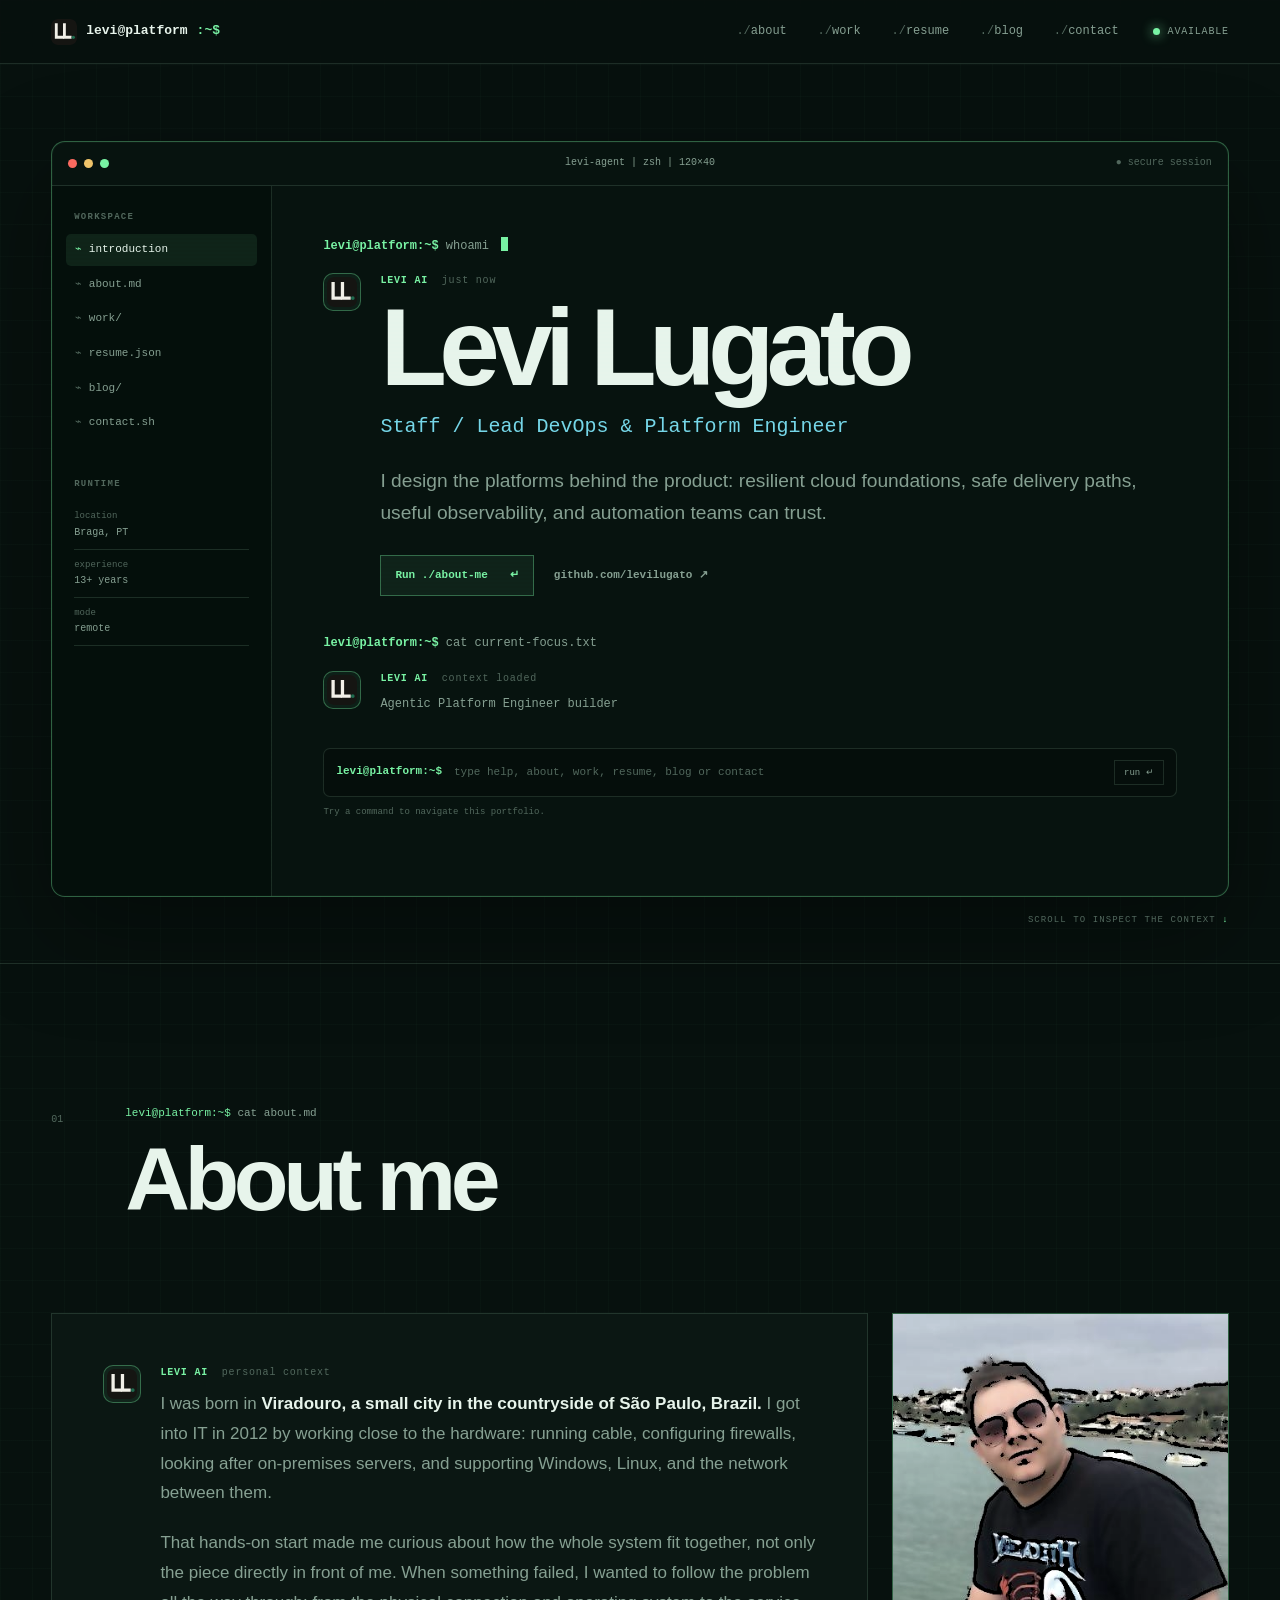
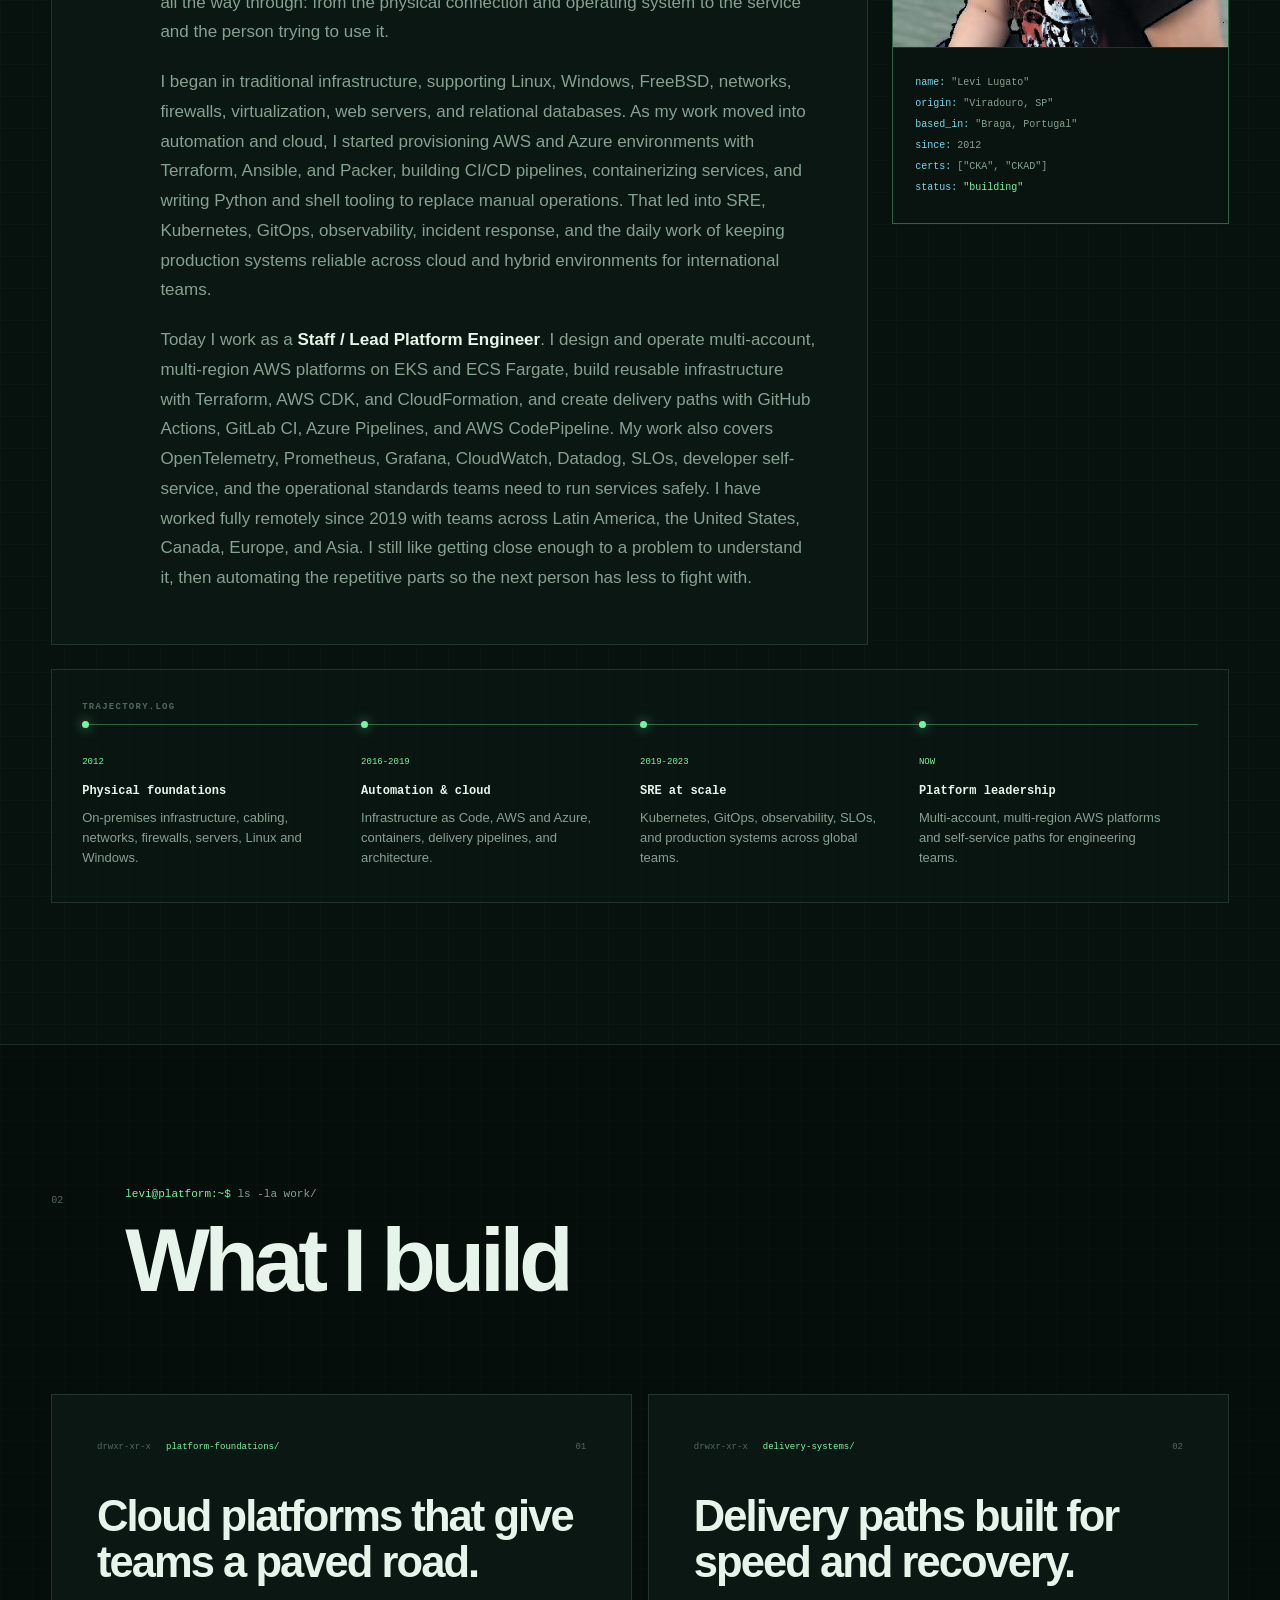
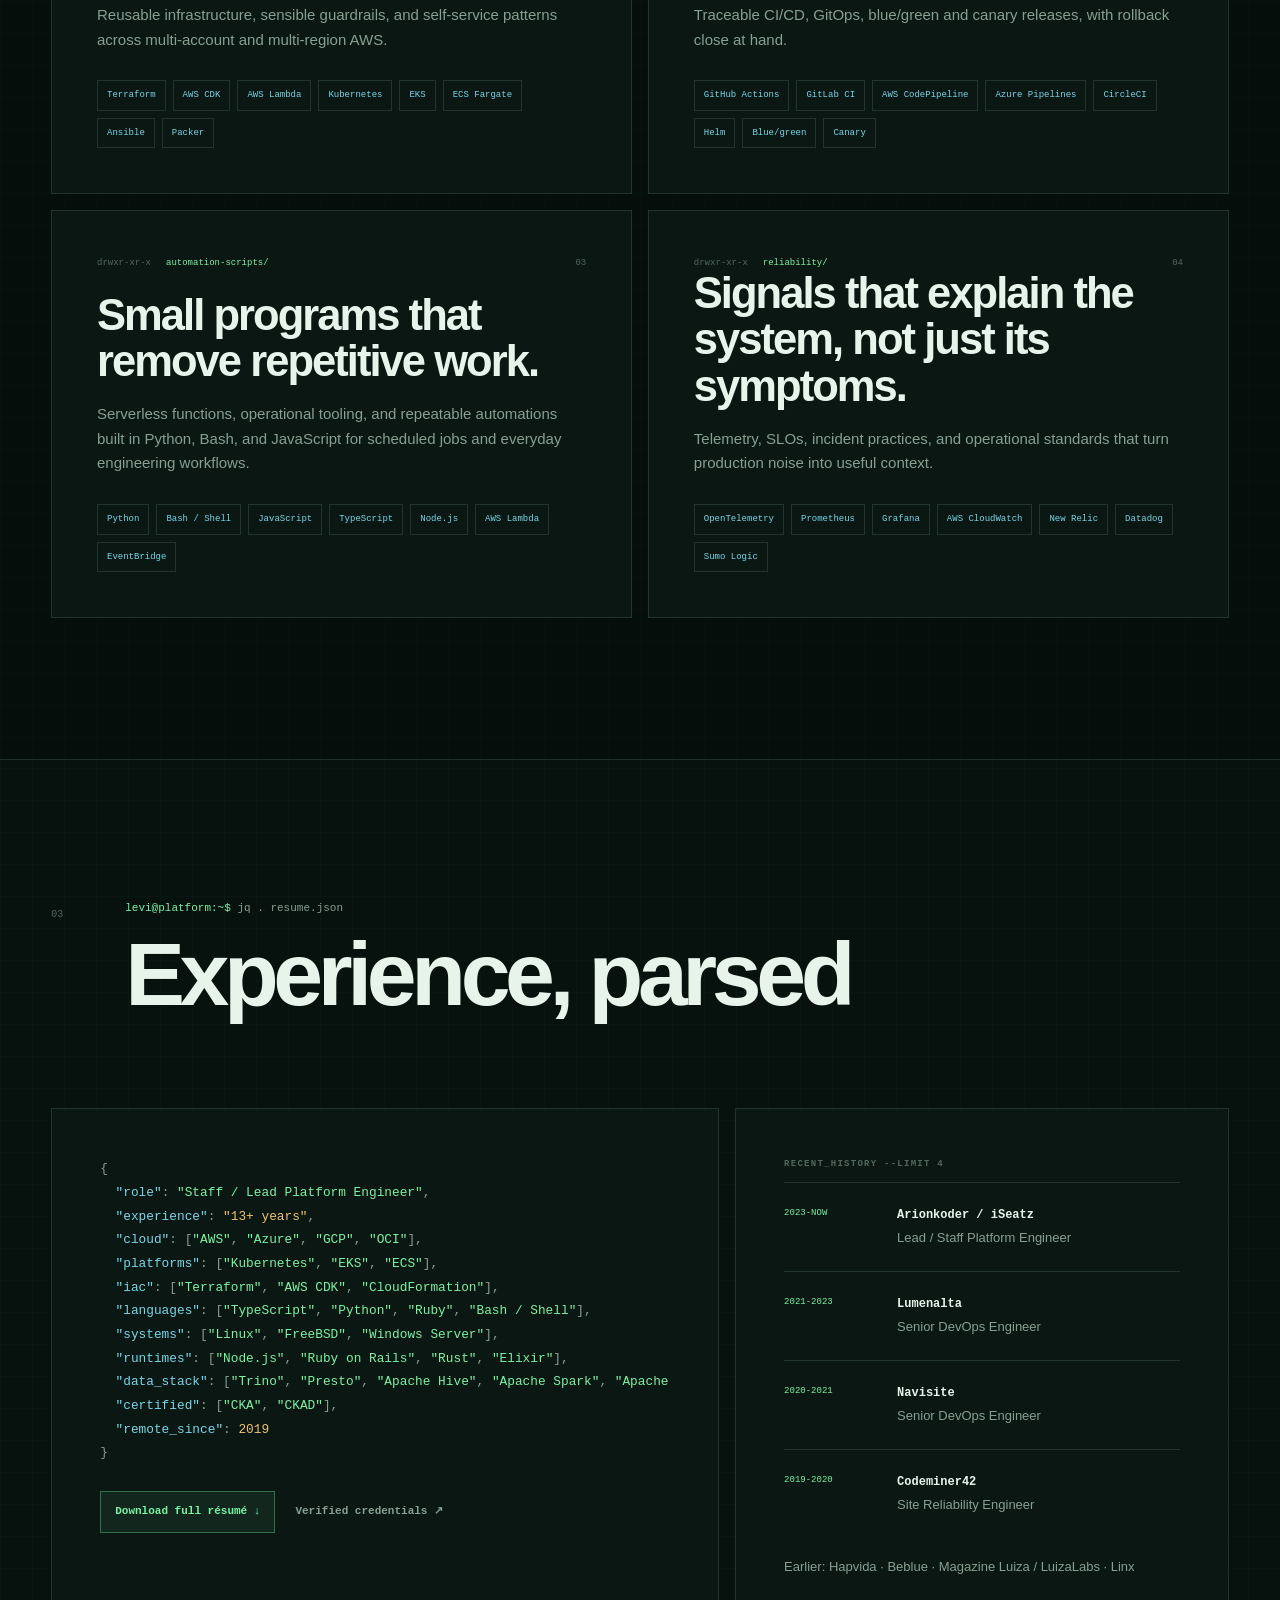
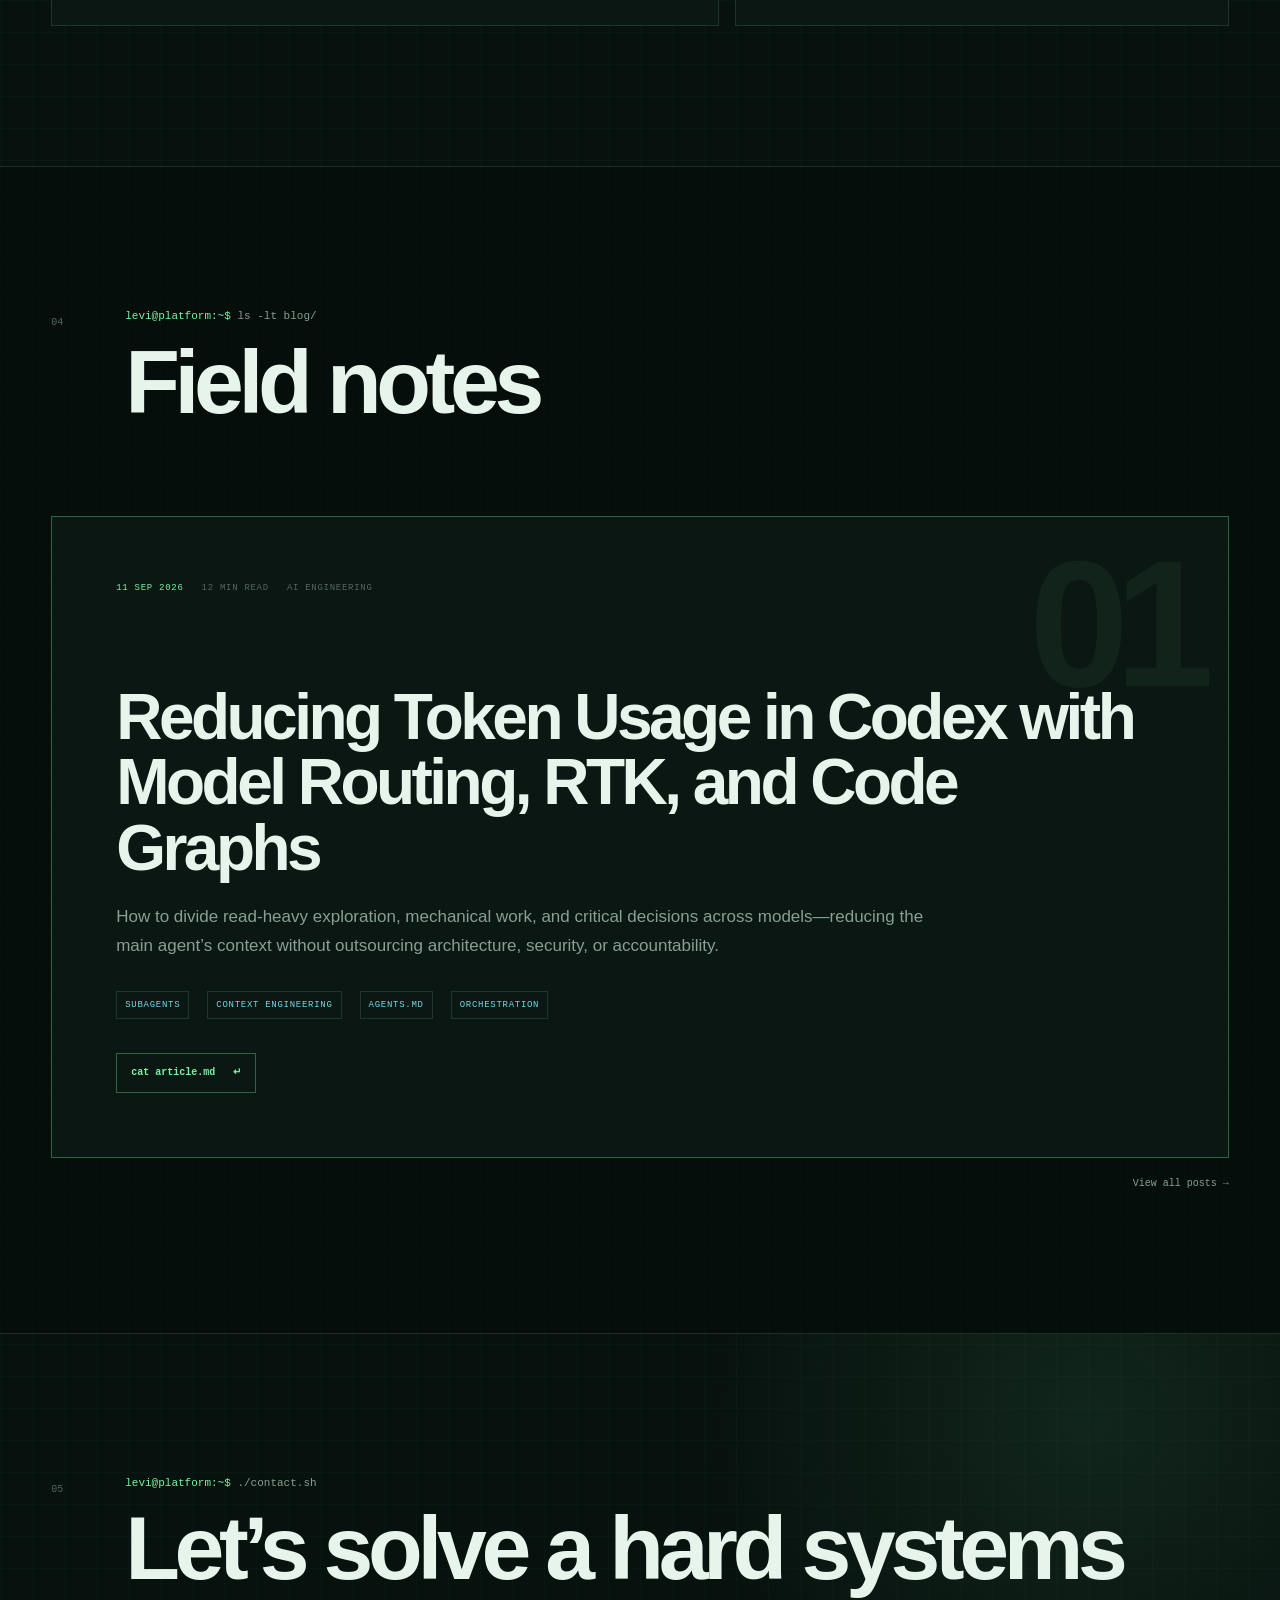
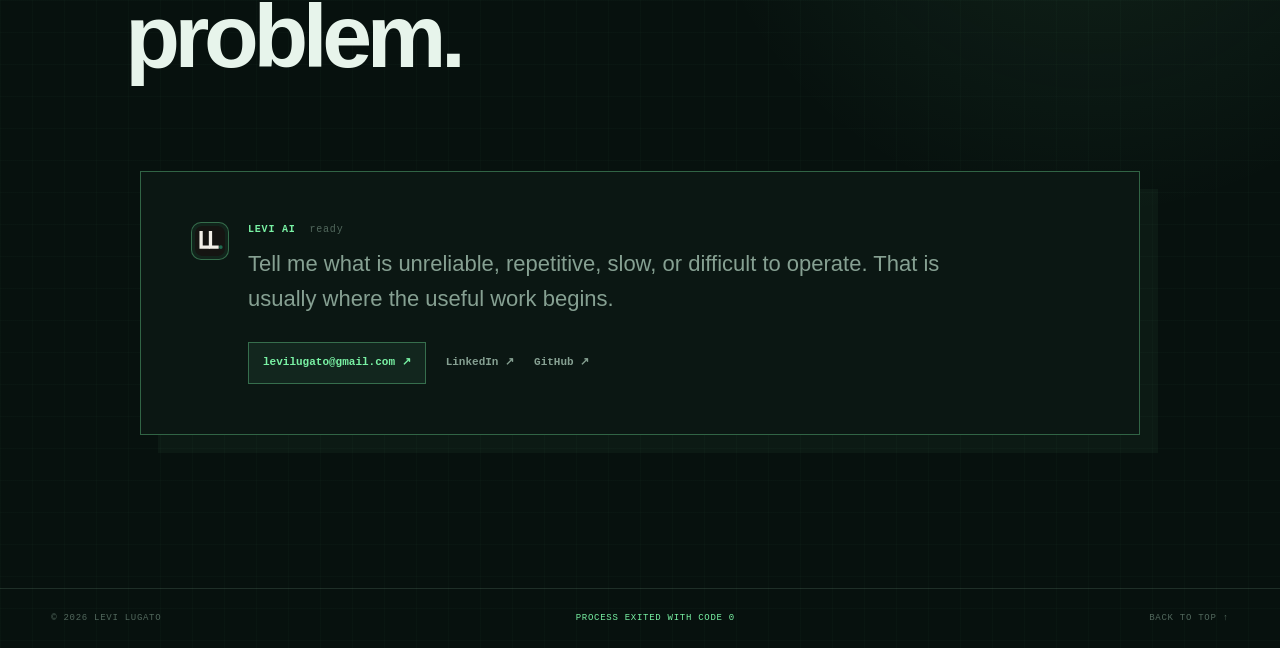
<file: index.html>
<!doctype html>
<html lang="en">
<head>
  <meta charset="utf-8">
  <meta name="viewport" content="width=device-width, initial-scale=1">
  <meta name="description" content="Levi Lugato is a Staff / Lead DevOps and Platform Engineer focused on resilient cloud platforms, automation, and reliability.">
  <meta name="theme-color" content="#07110e">
  <meta property="og:title" content="Levi Lugato | Staff / Lead Platform Engineer">
  <meta property="og:description" content="From on-premises infrastructure to multi-account, multi-region cloud platforms.">
  <meta property="og:type" content="website">
  <meta property="og:url" content="https://levilugato.tech/">
  <meta property="og:image" content="https://levilugato.tech/og.png?v=20260906-1">
  <meta name="twitter:card" content="summary_large_image">
  <title>Levi Lugato | Staff / Lead Platform Engineer</title>
  <link rel="icon" href="/favicon.svg" type="image/svg+xml">
  <link rel="stylesheet" href="styles.css?v=20260911-1">
  <script src="script.js?v=20260911-1" defer></script>
</head>
<body>
  <a class="skip-link" href="#main">Skip to content</a>
  <header class="site-header">
    <a class="brand" href="#top" aria-label="Levi Lugato, home"><img src="favicon.svg" alt=""><span>levi@platform</span><b>:~$</b></a>
    <nav aria-label="Primary navigation"><a href="#about">about</a><a href="#work">work</a><a href="#resume">resume</a><a href="#blog">blog</a><a href="#contact">contact</a></nav>
    <span class="online"><i></i> available</span>
  </header>

  <main id="main">
    <section class="hero" id="top">
      <div class="terminal-window">
        <div class="terminal-bar"><div class="window-dots" aria-hidden="true"><i></i><i></i><i></i></div><span>levi-agent | zsh | 120×40</span><span class="encrypted">● secure session</span></div>
        <div class="terminal-layout">
          <aside class="terminal-sidebar" aria-label="Session information">
            <p class="sidebar-label">workspace</p>
            <a class="active" href="#top"><span>⌁</span> introduction</a><a href="#about"><span>⌁</span> about.md</a><a href="#work"><span>⌁</span> work/</a><a href="#resume"><span>⌁</span> resume.json</a><a href="#blog"><span>⌁</span> blog/</a><a href="#contact"><span>⌁</span> contact.sh</a>
            <div class="runtime"><p class="sidebar-label">runtime</p><dl><div><dt>location</dt><dd>Braga, PT</dd></div><div><dt>experience</dt><dd>13+ years</dd></div><div><dt>mode</dt><dd>remote</dd></div></dl></div>
          </aside>
          <div class="terminal-feed">
            <div class="prompt-line"><span>levi@platform:~$</span> whoami <i></i></div>
            <article class="ai-message hero-message"><div class="ai-avatar"><img src="favicon.svg" alt="LL AI icon"></div><div class="message-body">
              <p class="message-label">LEVI AI <span>just now</span></p><h1>Levi Lugato</h1><p class="role">Staff / Lead DevOps &amp; Platform Engineer</p>
              <p>I design the platforms behind the product: resilient cloud foundations, safe delivery paths, useful observability, and automation teams can trust.</p>
              <div class="hero-actions"><a class="primary-action" href="#about">Run ./about-me <span>↵</span></a><a href="https://github.com/levilugato" target="_blank" rel="noreferrer">github.com/levilugato ↗</a></div>
            </div></article>
            <div class="prompt-line"><span>levi@platform:~$</span> cat current-focus.txt</div>
            <article class="ai-message compact-message"><div class="ai-avatar"><img src="favicon.svg" alt=""></div><div class="message-body"><p class="message-label">LEVI AI <span>context loaded</span></p><p>Agentic Platform Engineer builder</p></div></article>
            <form class="command-form" id="commandForm"><label for="commandInput"><span>levi@platform:~$</span></label><input id="commandInput" name="command" type="text" autocomplete="off" spellcheck="false" placeholder="type help, about, work, resume, blog or contact" aria-describedby="commandOutput"><button type="submit">run ↵</button></form>
            <p class="command-output" id="commandOutput" aria-live="polite">Try a command to navigate this portfolio.</p>
          </div>
        </div>
      </div>
      <p class="scroll-cue">scroll to inspect the context <span>↓</span></p>
    </section>

    <section class="section about-section" id="about">
      <div class="command-heading"><span class="line-number">01</span><div><p><span>levi@platform:~$</span> cat about.md</p><h2>About me</h2></div></div>
      <div class="about-grid">
        <article class="ai-message about-message"><div class="ai-avatar"><img src="favicon.svg" alt=""></div><div class="message-body prose">
          <p class="message-label">LEVI AI <span>personal context</span></p>
          <p>I was born in <strong>Viradouro, a small city in the countryside of São Paulo, Brazil.</strong> I got into IT in 2012 by working close to the hardware: running cable, configuring firewalls, looking after on-premises servers, and supporting Windows, Linux, and the network between them.</p>
          <p>That hands-on start made me curious about how the whole system fit together, not only the piece directly in front of me. When something failed, I wanted to follow the problem all the way through: from the physical connection and operating system to the service and the person trying to use it.</p>
          <p>I began in traditional infrastructure, supporting Linux, Windows, FreeBSD, networks, firewalls, virtualization, web servers, and relational databases. As my work moved into automation and cloud, I started provisioning AWS and Azure environments with Terraform, Ansible, and Packer, building CI/CD pipelines, containerizing services, and writing Python and shell tooling to replace manual operations. That led into SRE, Kubernetes, GitOps, observability, incident response, and the daily work of keeping production systems reliable across cloud and hybrid environments for international teams.</p>
          <p>Today I work as a <strong>Staff / Lead Platform Engineer</strong>. I design and operate multi-account, multi-region AWS platforms on EKS and ECS Fargate, build reusable infrastructure with Terraform, AWS CDK, and CloudFormation, and create delivery paths with GitHub Actions, GitLab CI, Azure Pipelines, and AWS CodePipeline. My work also covers OpenTelemetry, Prometheus, Grafana, CloudWatch, Datadog, SLOs, developer self-service, and the operational standards teams need to run services safely. I have worked fully remotely since 2019 with teams across Latin America, the United States, Canada, Europe, and Asia. I still like getting close enough to a problem to understand it, then automating the repetitive parts so the next person has less to fight with.</p>
        </div></article>
        <aside class="identity-card"><img src="levi-lugato.jpeg" alt="Levi Lugato"><div class="identity-code"><p><span>name:</span> "Levi Lugato"</p><p><span>origin:</span> "Viradouro, SP"</p><p><span>based_in:</span> "Braga, Portugal"</p><p><span>since:</span> 2012</p><p><span>certs:</span> ["CKA", "CKAD"]</p><p><span>status:</span> <b>"building"</b></p></div></aside>
      </div>
      <div class="journey"><p class="mini-label">trajectory.log</p><div class="journey-track">
        <article><time>2012</time><strong>Physical foundations</strong><p>On-premises infrastructure, cabling, networks, firewalls, servers, Linux and Windows.</p></article>
        <article><time>2016-2019</time><strong>Automation &amp; cloud</strong><p>Infrastructure as Code, AWS and Azure, containers, delivery pipelines, and architecture.</p></article>
        <article><time>2019-2023</time><strong>SRE at scale</strong><p>Kubernetes, GitOps, observability, SLOs, and production systems across global teams.</p></article>
        <article><time>NOW</time><strong>Platform leadership</strong><p>Multi-account, multi-region AWS platforms and self-service paths for engineering teams.</p></article>
      </div></div>
    </section>

    <section class="section work-section" id="work">
      <div class="command-heading"><span class="line-number">02</span><div><p><span>levi@platform:~$</span> ls -la work/</p><h2>What I build</h2></div></div>
      <div class="work-grid">
        <article class="work-card"><div class="file-head"><span>drwxr-xr-x</span><b>platform-foundations/</b><i>01</i></div><h3>Cloud platforms that give teams a paved road.</h3><p>Reusable infrastructure, sensible guardrails, and self-service patterns across multi-account and multi-region AWS.</p><ul><li>Terraform</li><li>AWS CDK</li><li>AWS Lambda</li><li>Kubernetes</li><li>EKS</li><li>ECS Fargate</li><li>Ansible</li><li>Packer</li></ul></article>
        <article class="work-card"><div class="file-head"><span>drwxr-xr-x</span><b>delivery-systems/</b><i>02</i></div><h3>Delivery paths built for speed and recovery.</h3><p>Traceable CI/CD, GitOps, blue/green and canary releases, with rollback close at hand.</p><ul><li>GitHub Actions</li><li>GitLab CI</li><li>AWS CodePipeline</li><li>Azure Pipelines</li><li>CircleCI</li><li>Helm</li><li>Blue/green</li><li>Canary</li></ul></article>
        <article class="work-card"><div class="file-head"><span>drwxr-xr-x</span><b>automation-scripts/</b><i>03</i></div><h3>Small programs that remove repetitive work.</h3><p>Serverless functions, operational tooling, and repeatable automations built in Python, Bash, and JavaScript for scheduled jobs and everyday engineering workflows.</p><ul><li>Python</li><li>Bash / Shell</li><li>JavaScript</li><li>TypeScript</li><li>Node.js</li><li>AWS Lambda</li><li>EventBridge</li></ul></article>
        <article class="work-card"><div class="file-head"><span>drwxr-xr-x</span><b>reliability/</b><i>04</i></div><h3>Signals that explain the system, not just its symptoms.</h3><p>Telemetry, SLOs, incident practices, and operational standards that turn production noise into useful context.</p><ul><li>OpenTelemetry</li><li>Prometheus</li><li>Grafana</li><li>AWS CloudWatch</li><li>New Relic</li><li>Datadog</li><li>Sumo Logic</li></ul></article>
      </div>
    </section>

    <section class="section resume-section" id="resume">
      <div class="command-heading"><span class="line-number">03</span><div><p><span>levi@platform:~$</span> jq . resume.json</p><h2>Experience, parsed</h2></div></div>
      <div class="resume-grid">
        <div class="json-panel"><pre><code>{
  <span class="key">"role"</span>: <span class="string">"Staff / Lead Platform Engineer"</span>,
  <span class="key">"experience"</span>: <span class="number">"13+ years"</span>,
  <span class="key">"cloud"</span>: [<span class="string">"AWS"</span>, <span class="string">"Azure"</span>, <span class="string">"GCP"</span>, <span class="string">"OCI"</span>],
  <span class="key">"platforms"</span>: [<span class="string">"Kubernetes"</span>, <span class="string">"EKS"</span>, <span class="string">"ECS"</span>],
  <span class="key">"iac"</span>: [<span class="string">"Terraform"</span>, <span class="string">"AWS CDK"</span>, <span class="string">"CloudFormation"</span>],
  <span class="key">"languages"</span>: [<span class="string">"TypeScript"</span>, <span class="string">"Python"</span>, <span class="string">"Ruby"</span>, <span class="string">"Bash / Shell"</span>],
  <span class="key">"systems"</span>: [<span class="string">"Linux"</span>, <span class="string">"FreeBSD"</span>, <span class="string">"Windows Server"</span>],
  <span class="key">"runtimes"</span>: [<span class="string">"Node.js"</span>, <span class="string">"Ruby on Rails"</span>, <span class="string">"Rust"</span>, <span class="string">"Elixir"</span>],
  <span class="key">"data_stack"</span>: [<span class="string">"Trino"</span>, <span class="string">"Presto"</span>, <span class="string">"Apache Hive"</span>, <span class="string">"Apache Spark"</span>, <span class="string">"Apache Iceberg"</span>, <span class="string">"Apache Superset"</span>, <span class="string">"AWS Glue"</span>, <span class="string">"Amazon Athena"</span>, <span class="string">"Amazon Redshift"</span>, <span class="string">"S3 Data Lake"</span>],
  <span class="key">"certified"</span>: [<span class="string">"CKA"</span>, <span class="string">"CKAD"</span>],
  <span class="key">"remote_since"</span>: <span class="number">2019</span>
}</code></pre><div class="resume-actions"><a class="primary-action" href="levi-lugato-resume.pdf" download>Download full résumé ↓</a><a href="https://www.credly.com/users/levi-lugato/badges" target="_blank" rel="noreferrer">Verified credentials ↗</a></div></div>
        <div class="experience-list"><p class="mini-label">recent_history --limit 4</p><article><time>2023-NOW</time><div><strong>Arionkoder / iSeatz</strong><span>Lead / Staff Platform Engineer</span></div></article><article><time>2021-2023</time><div><strong>Lumenalta</strong><span>Senior DevOps Engineer</span></div></article><article><time>2020-2021</time><div><strong>Navisite</strong><span>Senior DevOps Engineer</span></div></article><article><time>2019-2020</time><div><strong>Codeminer42</strong><span>Site Reliability Engineer</span></div></article><p class="history-note">Earlier: Hapvida · Beblue · Magazine Luiza / LuizaLabs · Linx</p></div>
      </div>
    </section>

    <section class="section blog-section" id="blog">
      <div class="command-heading"><span class="line-number">04</span><div><p><span>levi@platform:~$</span> ls -lt blog/</p><h2>Field notes</h2></div></div>
      <div class="blog-list">
        <article class="blog-card">
          <div class="blog-meta"><time datetime="2026-09-11">11 SEP 2026</time><span>12 min read</span><span>AI ENGINEERING</span></div>
          <h3><a href="blog/model-routing-codex.html">Reducing Token Usage in Codex with Model Routing, RTK, and Code Graphs</a></h3>
          <p>How to divide read-heavy exploration, mechanical work, and critical decisions across models—reducing the main agent’s context without outsourcing architecture, security, or accountability.</p>
          <div class="blog-tags"><span>subagents</span><span>context engineering</span><span>AGENTS.md</span><span>orchestration</span></div>
          <a class="read-article" href="blog/model-routing-codex.html">cat article.md <span>↵</span></a>
        </article>
      </div>
      <p class="blog-all"><a href="blog/">View all posts →</a></p>
    </section>

    <section class="section contact-section" id="contact">
      <div class="command-heading"><span class="line-number">05</span><div><p><span>levi@platform:~$</span> ./contact.sh</p><h2>Let’s solve a hard systems problem.</h2></div></div>
      <article class="ai-message contact-message"><div class="ai-avatar"><img src="favicon.svg" alt=""></div><div class="message-body"><p class="message-label">LEVI AI <span>ready</span></p><p>Tell me what is unreliable, repetitive, slow, or difficult to operate. That is usually where the useful work begins.</p><div class="contact-links"><a class="primary-action" href="mailto:levilugato@gmail.com">levilugato@gmail.com ↗</a><a href="https://www.linkedin.com/in/levilugato" target="_blank" rel="noreferrer">LinkedIn ↗</a><a href="https://github.com/levilugato" target="_blank" rel="noreferrer">GitHub ↗</a></div></div></article>
    </section>
  </main>

  <footer><span>© 2026 Levi Lugato</span><span class="footer-command">process exited with code 0</span><a href="#top">back to top ↑</a></footer>
</body>
</html>
</file>
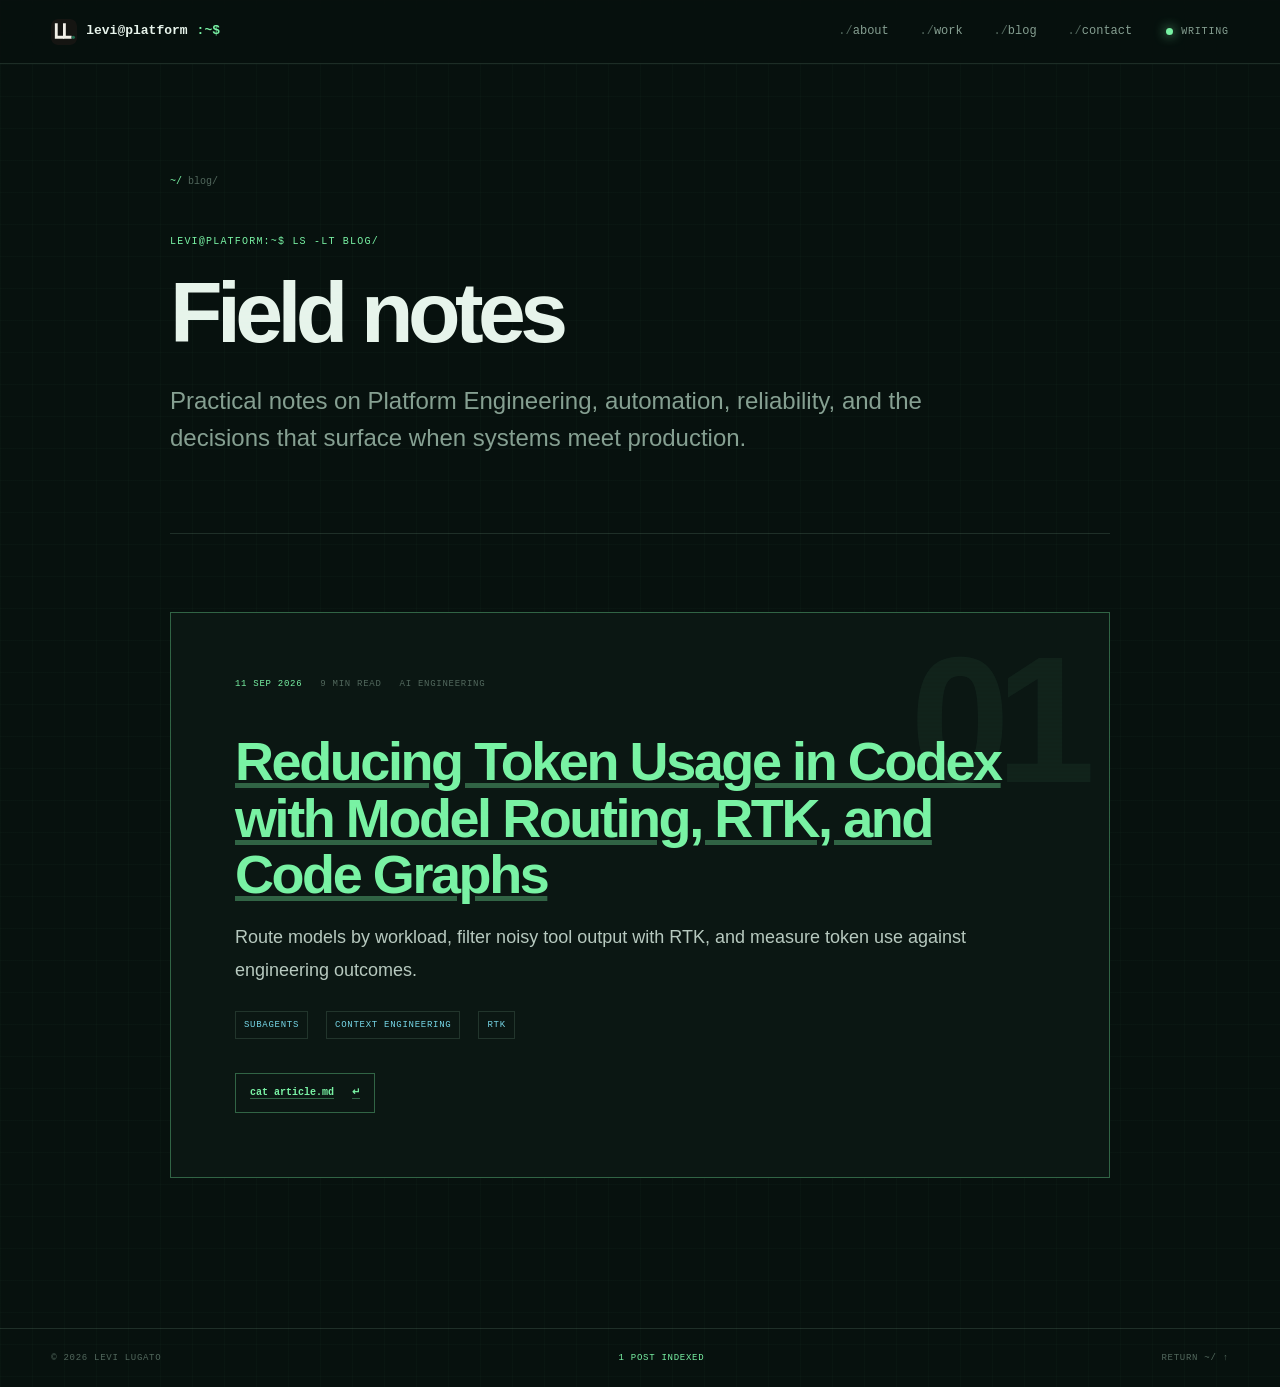
<file: blog/index.html>
<!doctype html>
<html lang="en">
<head>
  <meta charset="utf-8">
  <meta name="viewport" content="width=device-width, initial-scale=1">
  <meta name="description" content="Levi Lugato writes about Platform Engineering, DevOps, cloud infrastructure, automation, and distributed systems.">
  <meta name="theme-color" content="#07110e">
  <meta property="og:title" content="Blog | Levi Lugato">
  <meta property="og:description" content="Field notes on Platform Engineering, automation, and distributed systems.">
  <meta property="og:type" content="website">
  <meta property="og:url" content="https://levilugato.tech/blog/">
  <meta property="og:image" content="https://levilugato.tech/og.png?v=20260906-1">
  <meta name="twitter:card" content="summary_large_image">
  <title>Blog | Levi Lugato</title>
  <link rel="icon" href="../favicon.svg" type="image/svg+xml">
  <link rel="stylesheet" href="../styles.css?v=20260911-1">
</head>
<body class="blog-page">
  <a class="skip-link" href="#main">Skip to content</a>
  <header class="site-header">
    <a class="brand" href="../" aria-label="Levi Lugato, home"><img src="../favicon.svg" alt=""><span>levi@platform</span><b>:~$</b></a>
    <nav aria-label="Primary navigation"><a href="../#about">about</a><a href="../#work">work</a><a href="./">blog</a><a href="../#contact">contact</a></nav>
    <span class="online"><i></i> writing</span>
  </header>
  <main class="blog-shell" id="main">
    <p class="blog-breadcrumb"><a href="../">~/</a> blog/</p>
    <header class="article-header">
      <p class="article-kicker">levi@platform:~$ ls -lt blog/</p>
      <h1>Field notes</h1>
      <p class="article-deck">Practical notes on Platform Engineering, automation, reliability, and the decisions that surface when systems meet production.</p>
    </header>
    <section class="article-body post-list" aria-label="Published articles">
      <article class="blog-card">
        <div class="blog-meta"><time datetime="2026-09-11">11 SEP 2026</time><span>9 min read</span><span>AI ENGINEERING</span></div>
        <h2><a href="model-routing-codex.html">Reducing Token Usage in Codex with Model Routing, RTK, and Code Graphs</a></h2>
        <p>Route models by workload, filter noisy tool output with RTK, and measure token use against engineering outcomes.</p>
        <div class="blog-tags"><span>subagents</span><span>context engineering</span><span>RTK</span></div>
        <a class="read-article" href="model-routing-codex.html">cat article.md <span>↵</span></a>
      </article>
    </section>
  </main>
  <footer><span>© 2026 Levi Lugato</span><span class="footer-command">1 post indexed</span><a href="../">return ~/ ↑</a></footer>
</body>
</html>
</file>
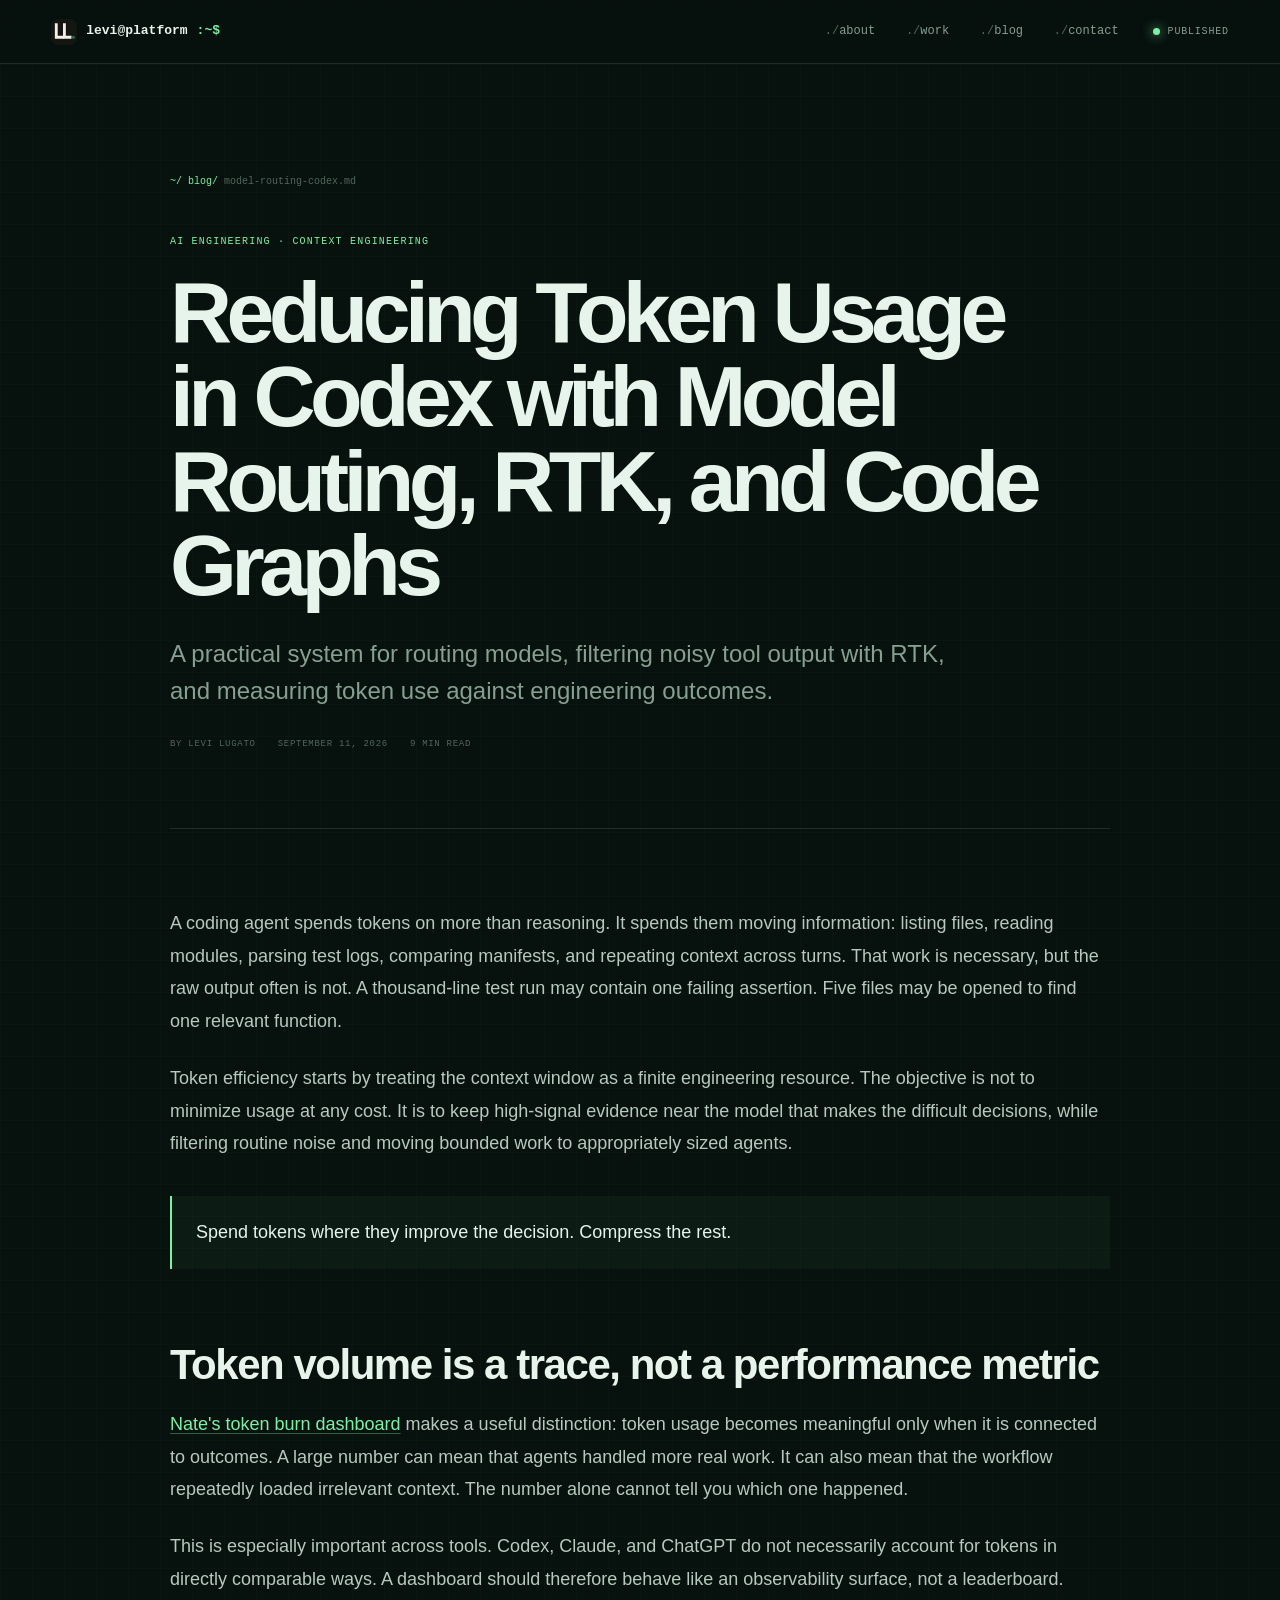
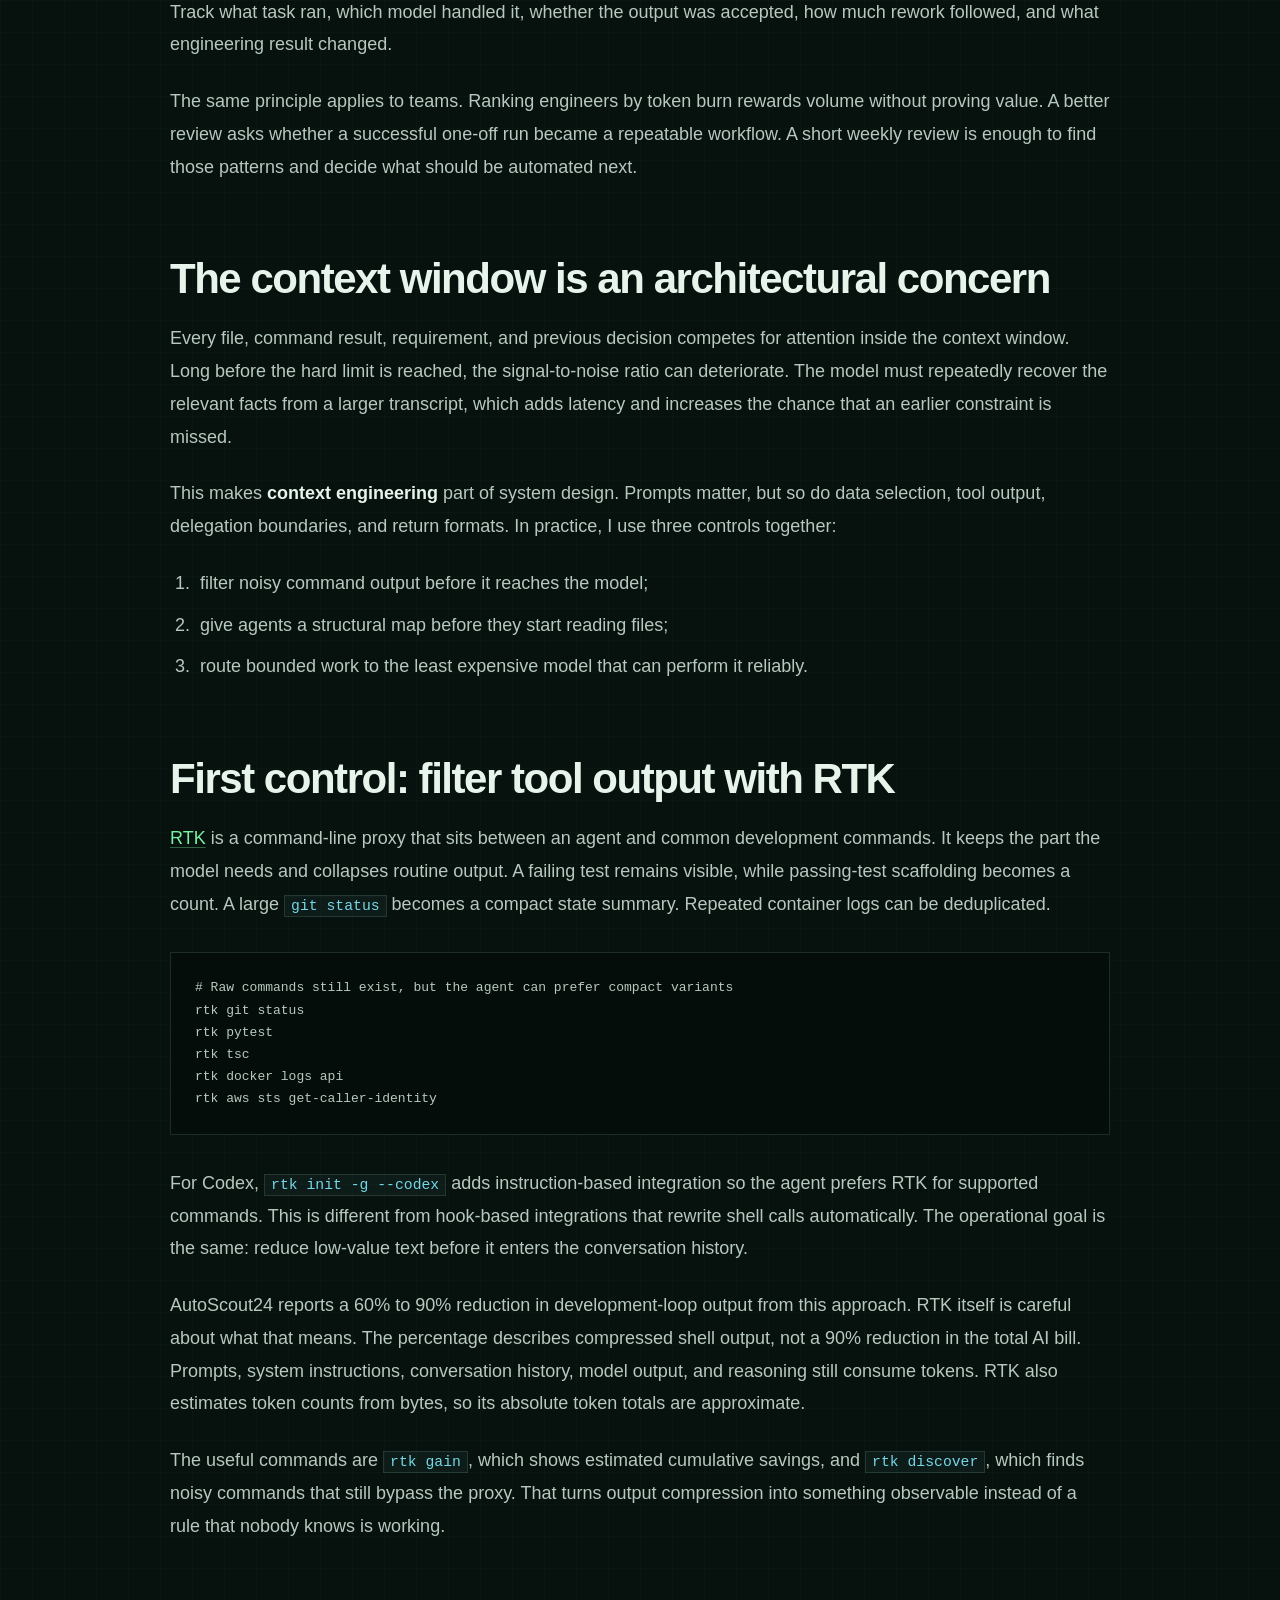
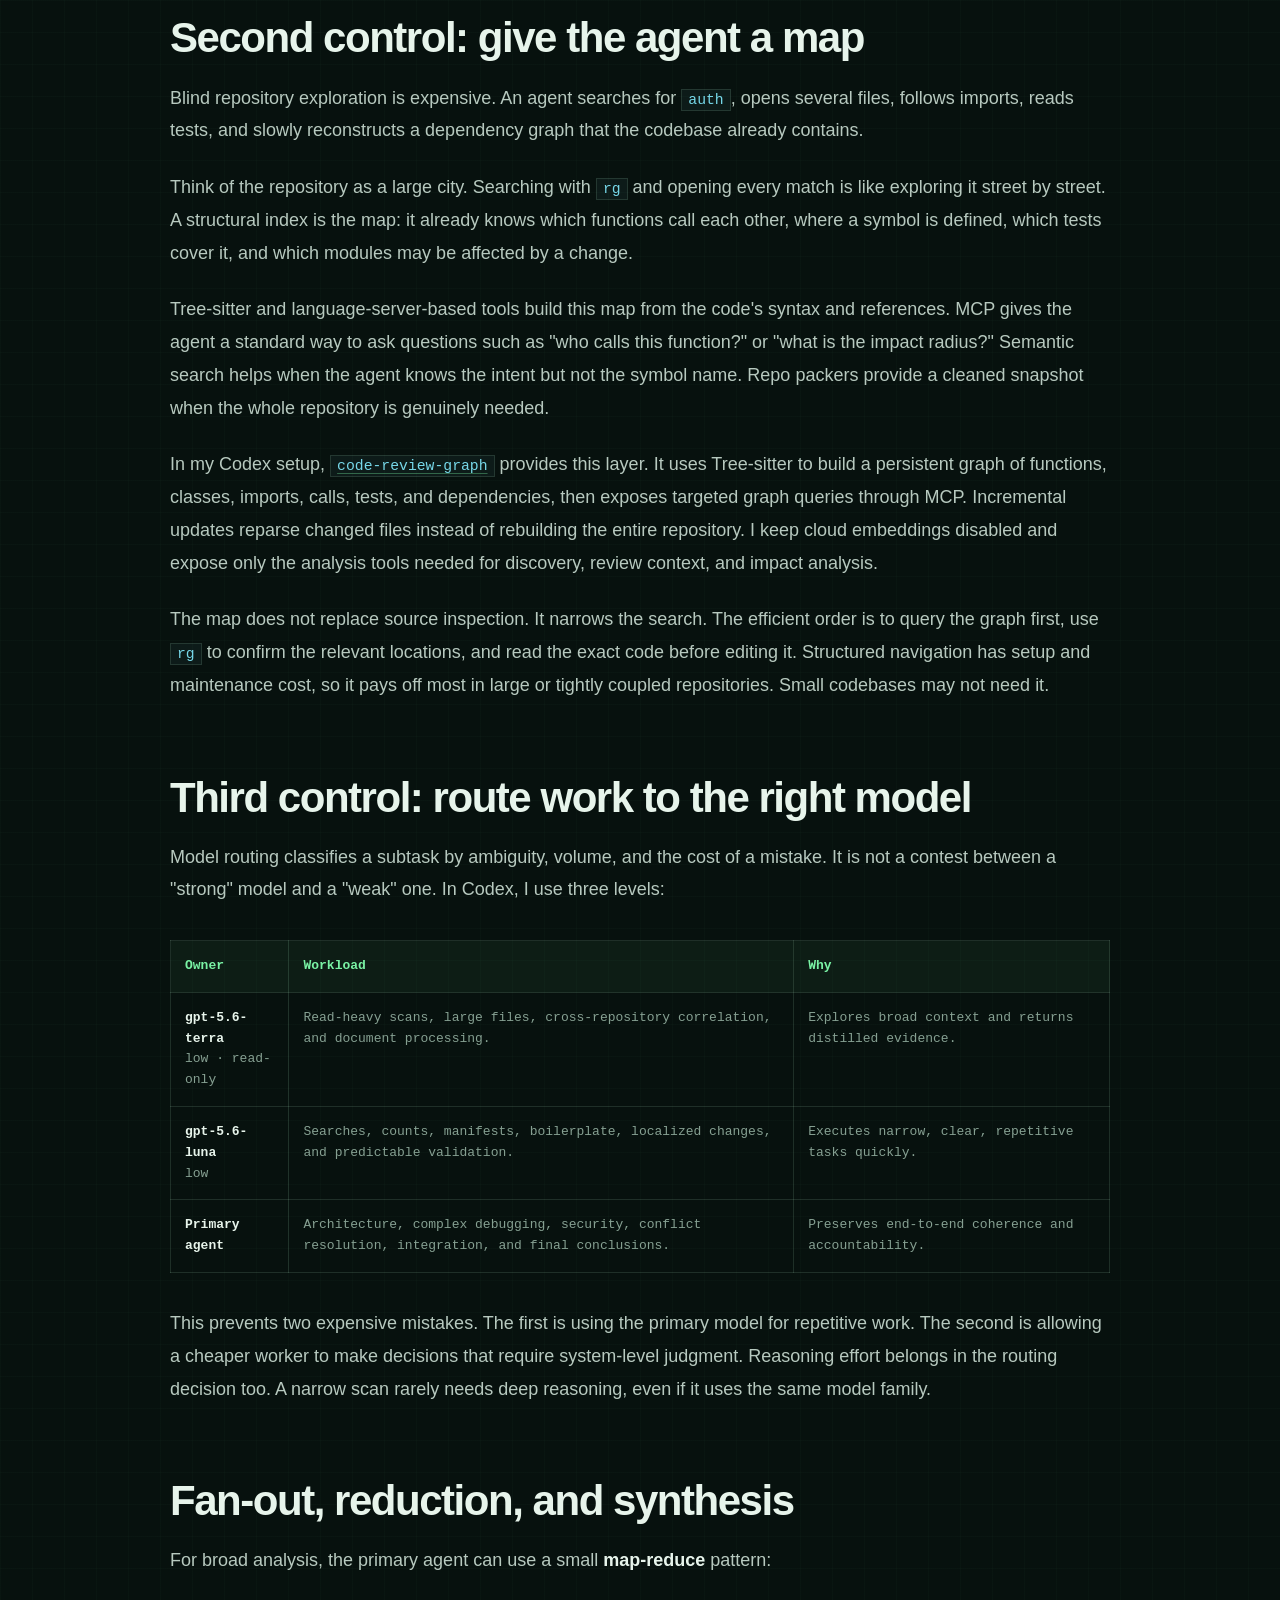
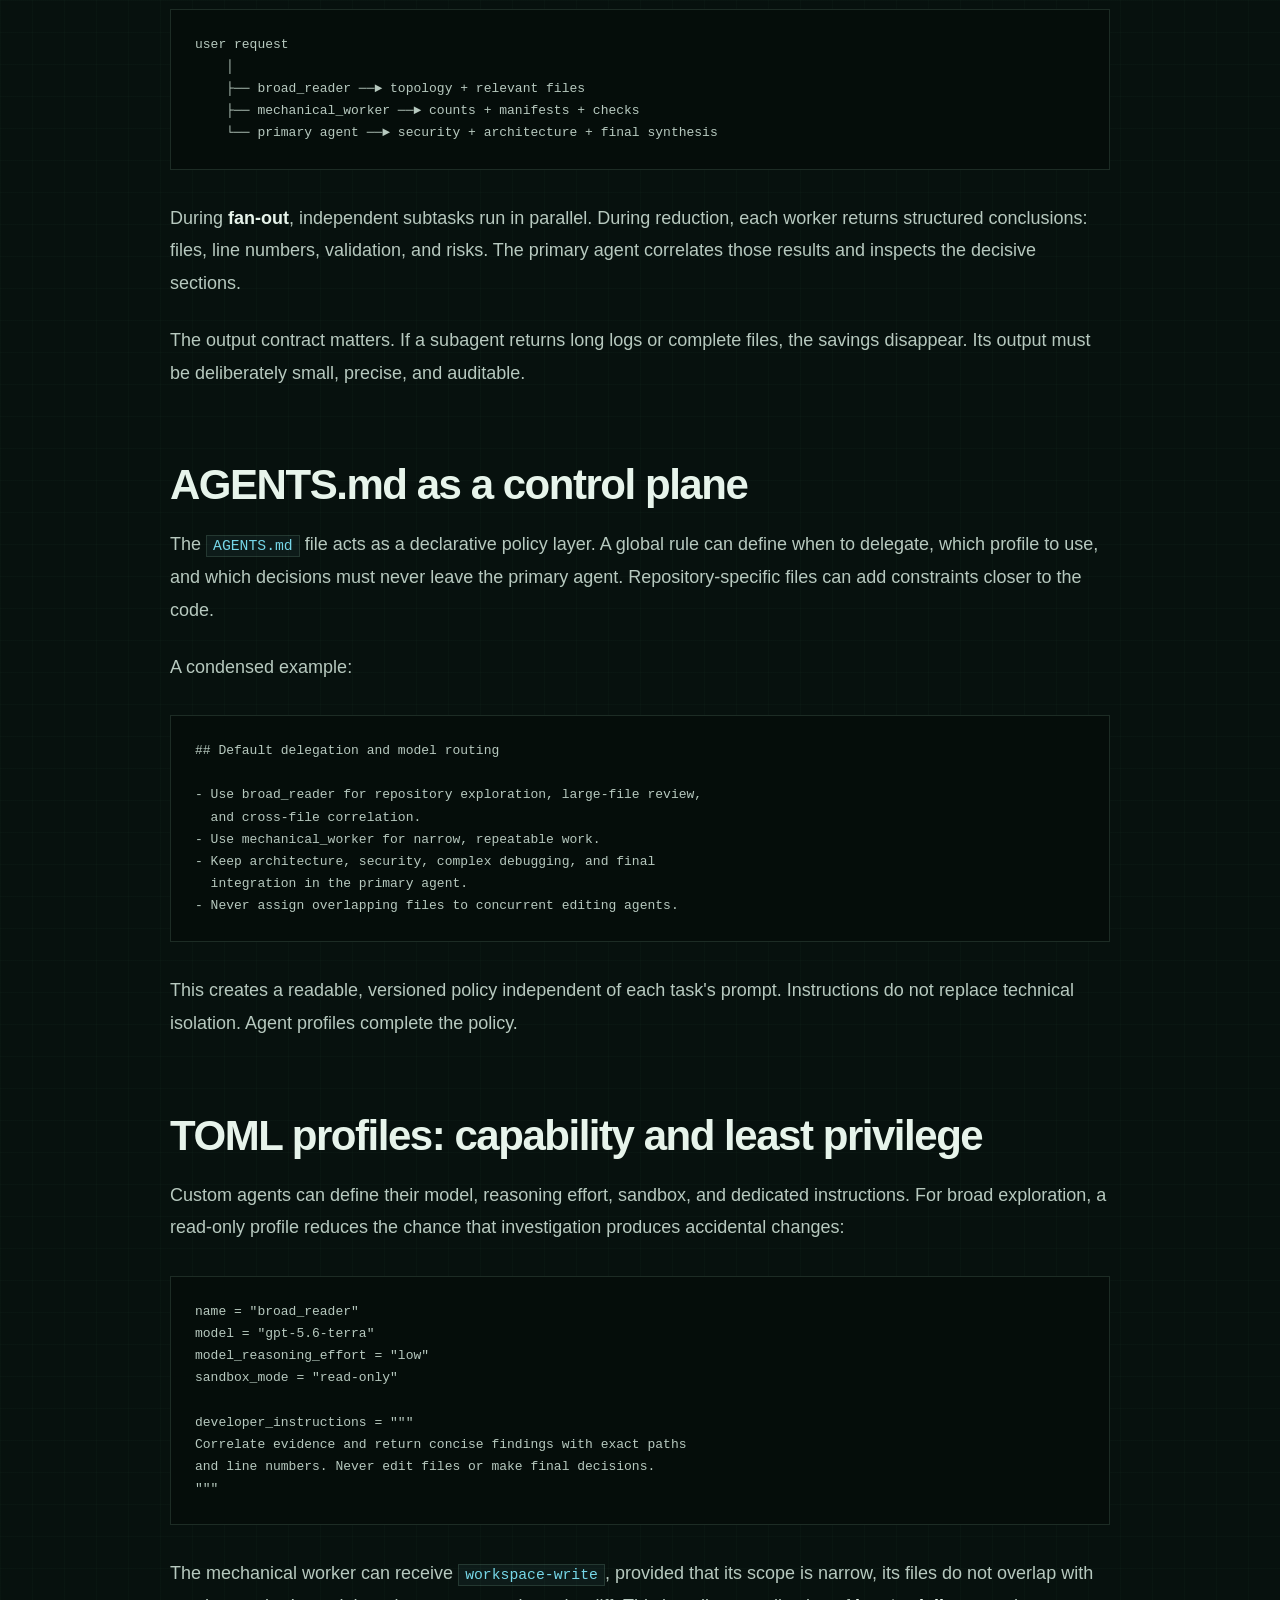
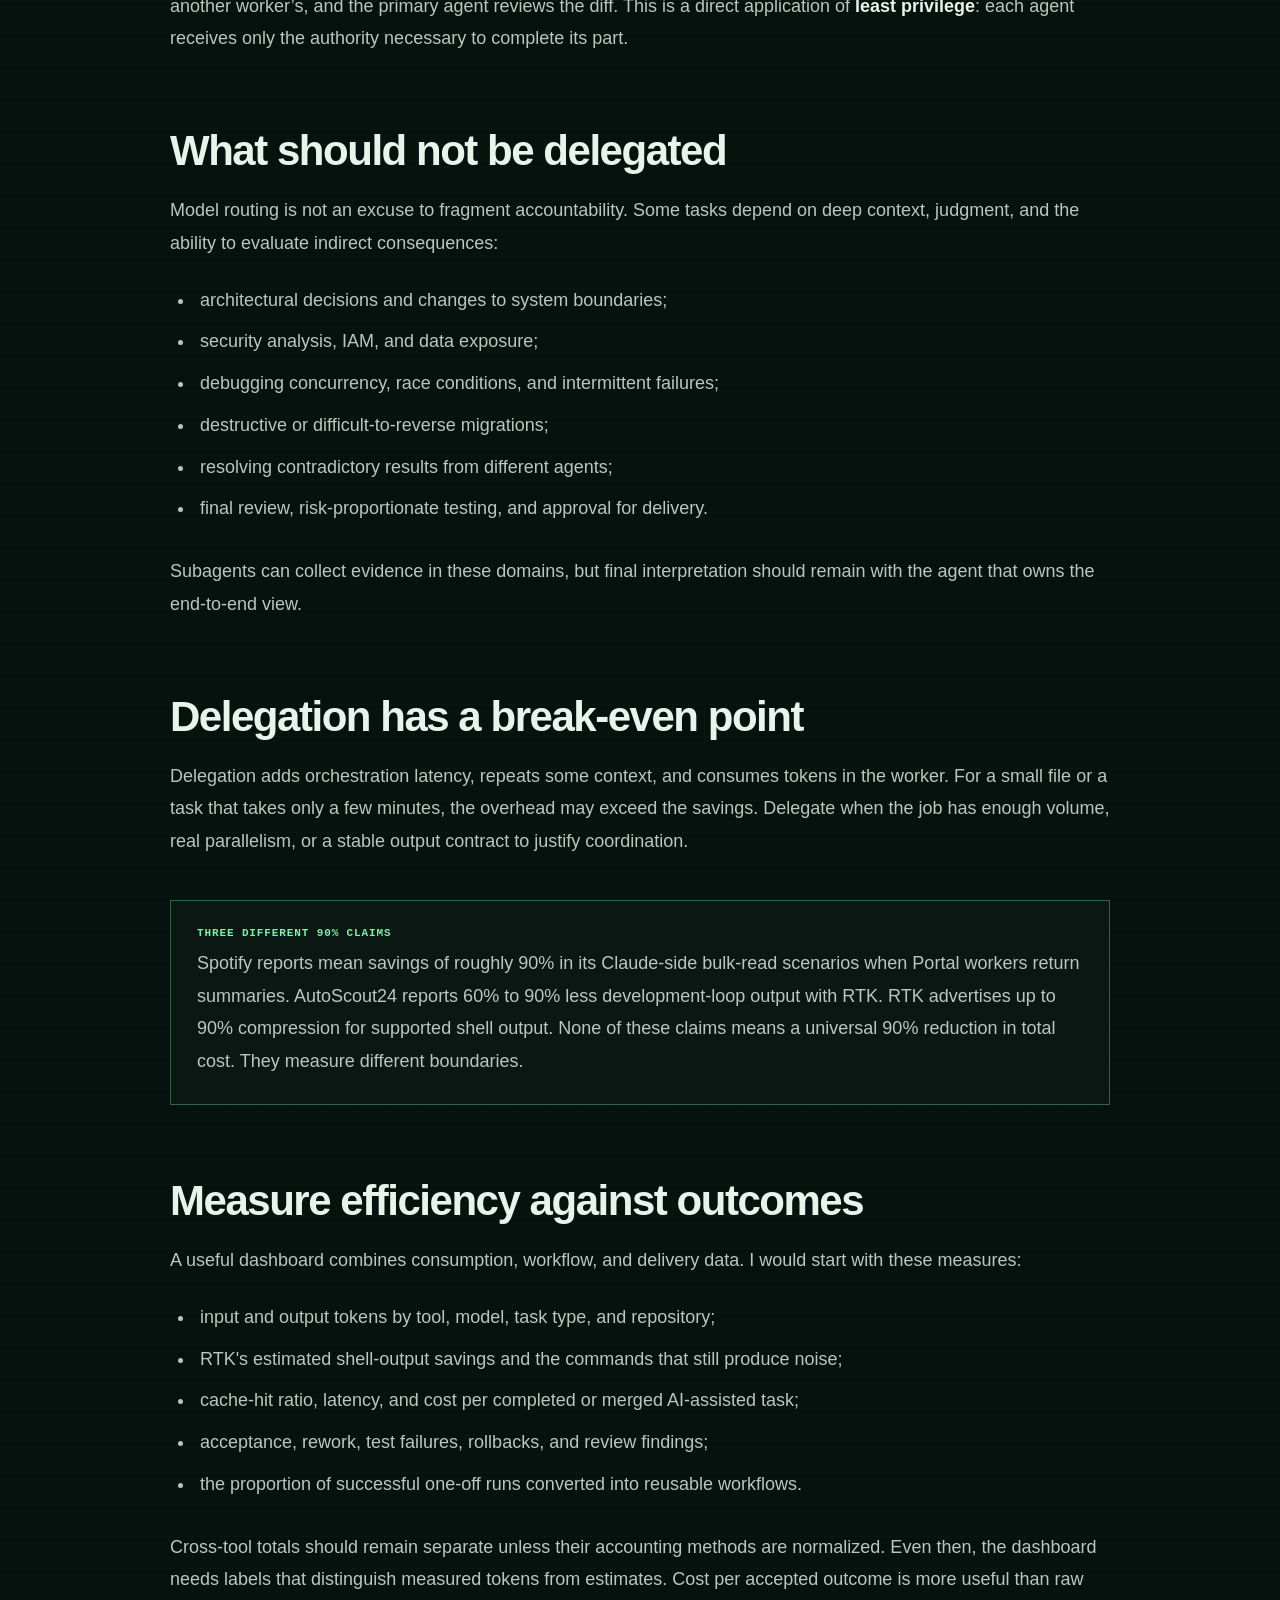
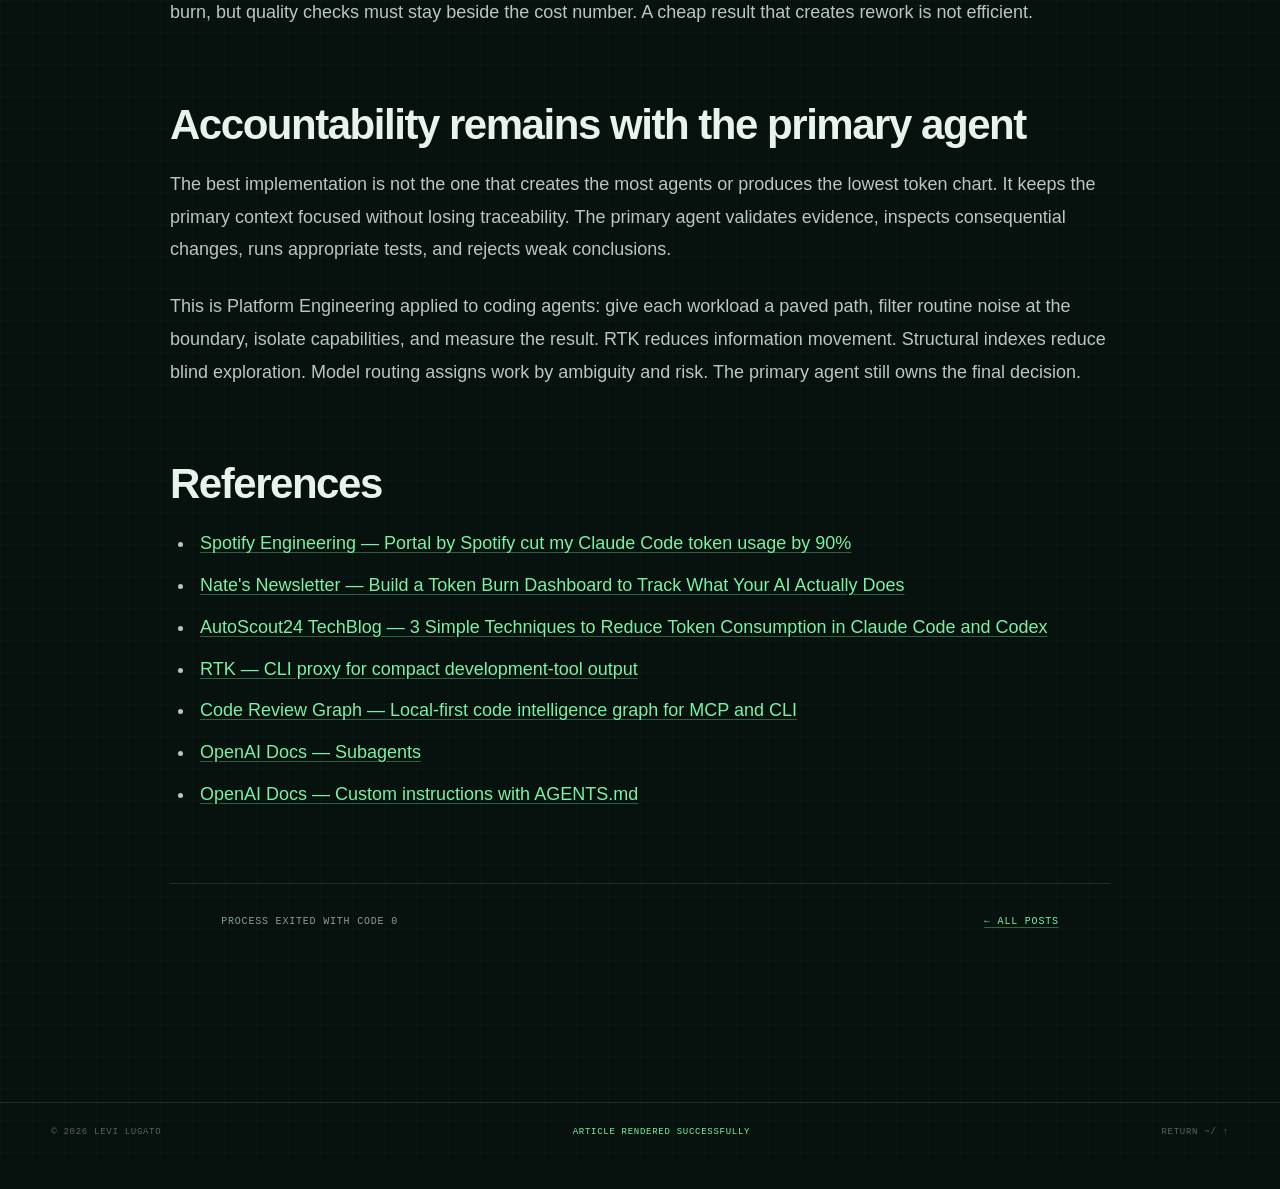
<file: blog/model-routing-codex.html>
<!doctype html>
<html lang="en">
<head>
  <meta charset="utf-8">
  <meta name="viewport" content="width=device-width, initial-scale=1">
  <meta name="description" content="How model routing, RTK, structured code navigation, and outcome-based measurement reduce token waste in Codex without weakening technical decisions.">
  <meta name="theme-color" content="#07110e">
  <meta property="og:title" content="Reducing Token Usage in Codex with Model Routing, RTK, and Code Graphs">
  <meta property="og:description" content="A practical system for routing models, filtering tool output with RTK, and measuring token use against engineering outcomes.">
  <meta property="og:type" content="article">
  <meta property="og:url" content="https://levilugato.tech/blog/model-routing-codex.html">
  <meta property="og:image" content="https://levilugato.tech/og.png?v=20260906-1">
  <meta property="article:published_time" content="2026-09-11T00:00:00+01:00">
  <meta property="article:author" content="Levi Lugato">
  <meta name="twitter:card" content="summary_large_image">
  <title>Reducing Token Usage in Codex with Model Routing, RTK, and Code Graphs | Levi Lugato</title>
  <link rel="canonical" href="https://levilugato.tech/blog/model-routing-codex.html">
  <link rel="icon" href="../favicon.svg" type="image/svg+xml">
  <link rel="stylesheet" href="../styles.css?v=20260911-1">
  <script type="application/ld+json">
  {
    "@context": "https://schema.org",
    "@type": "TechArticle",
    "headline": "Reducing Token Usage in Codex with Model Routing, RTK, and Code Graphs",
    "description": "A practical system for routing models, filtering tool output with RTK, and measuring token use against engineering outcomes.",
    "datePublished": "2026-09-11",
    "dateModified": "2026-09-11",
    "author": { "@type": "Person", "name": "Levi Lugato", "url": "https://levilugato.tech/" },
    "mainEntityOfPage": "https://levilugato.tech/blog/model-routing-codex.html"
  }
  </script>
</head>
<body class="blog-page">
  <a class="skip-link" href="#main">Skip to content</a>
  <header class="site-header">
    <a class="brand" href="../" aria-label="Levi Lugato, home"><img src="../favicon.svg" alt=""><span>levi@platform</span><b>:~$</b></a>
    <nav aria-label="Primary navigation"><a href="../#about">about</a><a href="../#work">work</a><a href="./">blog</a><a href="../#contact">contact</a></nav>
    <span class="online"><i></i> published</span>
  </header>

  <main class="blog-shell" id="main">
    <p class="blog-breadcrumb"><a href="../">~/</a> <a href="./">blog/</a> model-routing-codex.md</p>
    <article>
      <header class="article-header">
        <p class="article-kicker">AI ENGINEERING · CONTEXT ENGINEERING</p>
        <h1>Reducing Token Usage in Codex with Model Routing, RTK, and Code Graphs</h1>
        <p class="article-deck">A practical system for routing models, filtering noisy tool output with RTK, and measuring token use against engineering outcomes.</p>
        <div class="article-byline"><span>By Levi Lugato</span><time datetime="2026-09-11">September 11, 2026</time><span>9 min read</span></div>
      </header>

      <div class="article-body">
        <p>A coding agent spends tokens on more than reasoning. It spends them moving information: listing files, reading modules, parsing test logs, comparing manifests, and repeating context across turns. That work is necessary, but the raw output often is not. A thousand-line test run may contain one failing assertion. Five files may be opened to find one relevant function.</p>

        <p>Token efficiency starts by treating the context window as a finite engineering resource. The objective is not to minimize usage at any cost. It is to keep high-signal evidence near the model that makes the difficult decisions, while filtering routine noise and moving bounded work to appropriately sized agents.</p>

        <blockquote><p>Spend tokens where they improve the decision. Compress the rest.</p></blockquote>

        <h2>Token volume is a trace, not a performance metric</h2>

        <p><a href="https://natesnewsletter.substack.com/p/token-burn-dashboard" target="_blank" rel="noreferrer">Nate's token burn dashboard</a> makes a useful distinction: token usage becomes meaningful only when it is connected to outcomes. A large number can mean that agents handled more real work. It can also mean that the workflow repeatedly loaded irrelevant context. The number alone cannot tell you which one happened.</p>

        <p>This is especially important across tools. Codex, Claude, and ChatGPT do not necessarily account for tokens in directly comparable ways. A dashboard should therefore behave like an observability surface, not a leaderboard. Track what task ran, which model handled it, whether the output was accepted, how much rework followed, and what engineering result changed.</p>

        <p>The same principle applies to teams. Ranking engineers by token burn rewards volume without proving value. A better review asks whether a successful one-off run became a repeatable workflow. A short weekly review is enough to find those patterns and decide what should be automated next.</p>

        <h2>The context window is an architectural concern</h2>

        <p>Every file, command result, requirement, and previous decision competes for attention inside the context window. Long before the hard limit is reached, the signal-to-noise ratio can deteriorate. The model must repeatedly recover the relevant facts from a larger transcript, which adds latency and increases the chance that an earlier constraint is missed.</p>

        <p>This makes <strong>context engineering</strong> part of system design. Prompts matter, but so do data selection, tool output, delegation boundaries, and return formats. In practice, I use three controls together:</p>

        <ol>
          <li>filter noisy command output before it reaches the model;</li>
          <li>give agents a structural map before they start reading files;</li>
          <li>route bounded work to the least expensive model that can perform it reliably.</li>
        </ol>

        <h2>First control: filter tool output with RTK</h2>

        <p><a href="https://github.com/rtk-ai/rtk" target="_blank" rel="noreferrer">RTK</a> is a command-line proxy that sits between an agent and common development commands. It keeps the part the model needs and collapses routine output. A failing test remains visible, while passing-test scaffolding becomes a count. A large <code>git status</code> becomes a compact state summary. Repeated container logs can be deduplicated.</p>

        <pre><code># Raw commands still exist, but the agent can prefer compact variants
rtk git status
rtk pytest
rtk tsc
rtk docker logs api
rtk aws sts get-caller-identity</code></pre>

        <p>For Codex, <code>rtk init -g --codex</code> adds instruction-based integration so the agent prefers RTK for supported commands. This is different from hook-based integrations that rewrite shell calls automatically. The operational goal is the same: reduce low-value text before it enters the conversation history.</p>

        <p>AutoScout24 reports a 60% to 90% reduction in development-loop output from this approach. RTK itself is careful about what that means. The percentage describes compressed shell output, not a 90% reduction in the total AI bill. Prompts, system instructions, conversation history, model output, and reasoning still consume tokens. RTK also estimates token counts from bytes, so its absolute token totals are approximate.</p>

        <p>The useful commands are <code>rtk gain</code>, which shows estimated cumulative savings, and <code>rtk discover</code>, which finds noisy commands that still bypass the proxy. That turns output compression into something observable instead of a rule that nobody knows is working.</p>

        <h2>Second control: give the agent a map</h2>

        <p>Blind repository exploration is expensive. An agent searches for <code>auth</code>, opens several files, follows imports, reads tests, and slowly reconstructs a dependency graph that the codebase already contains.</p>

        <p>Think of the repository as a large city. Searching with <code>rg</code> and opening every match is like exploring it street by street. A structural index is the map: it already knows which functions call each other, where a symbol is defined, which tests cover it, and which modules may be affected by a change.</p>

        <p>Tree-sitter and language-server-based tools build this map from the code's syntax and references. MCP gives the agent a standard way to ask questions such as "who calls this function?" or "what is the impact radius?" Semantic search helps when the agent knows the intent but not the symbol name. Repo packers provide a cleaned snapshot when the whole repository is genuinely needed.</p>

        <p>In my Codex setup, <a href="https://github.com/tirth8205/code-review-graph" target="_blank" rel="noreferrer"><code>code-review-graph</code></a> provides this layer. It uses Tree-sitter to build a persistent graph of functions, classes, imports, calls, tests, and dependencies, then exposes targeted graph queries through MCP. Incremental updates reparse changed files instead of rebuilding the entire repository. I keep cloud embeddings disabled and expose only the analysis tools needed for discovery, review context, and impact analysis.</p>

        <p>The map does not replace source inspection. It narrows the search. The efficient order is to query the graph first, use <code>rg</code> to confirm the relevant locations, and read the exact code before editing it. Structured navigation has setup and maintenance cost, so it pays off most in large or tightly coupled repositories. Small codebases may not need it.</p>

        <h2>Third control: route work to the right model</h2>

        <p>Model routing classifies a subtask by ambiguity, volume, and the cost of a mistake. It is not a contest between a "strong" model and a "weak" one. In Codex, I use three levels:</p>

        <table class="routing-table">
          <thead><tr><th>Owner</th><th>Workload</th><th>Why</th></tr></thead>
          <tbody>
            <tr><td><strong>gpt-5.6-terra</strong><br>low · read-only</td><td>Read-heavy scans, large files, cross-repository correlation, and document processing.</td><td>Explores broad context and returns distilled evidence.</td></tr>
            <tr><td><strong>gpt-5.6-luna</strong><br>low</td><td>Searches, counts, manifests, boilerplate, localized changes, and predictable validation.</td><td>Executes narrow, clear, repetitive tasks quickly.</td></tr>
            <tr><td><strong>Primary agent</strong></td><td>Architecture, complex debugging, security, conflict resolution, integration, and final conclusions.</td><td>Preserves end-to-end coherence and accountability.</td></tr>
          </tbody>
        </table>

        <p>This prevents two expensive mistakes. The first is using the primary model for repetitive work. The second is allowing a cheaper worker to make decisions that require system-level judgment. Reasoning effort belongs in the routing decision too. A narrow scan rarely needs deep reasoning, even if it uses the same model family.</p>

        <h2>Fan-out, reduction, and synthesis</h2>

        <p>For broad analysis, the primary agent can use a small <strong>map-reduce</strong> pattern:</p>

        <pre><code>user request
    │
    ├── broad_reader ──► topology + relevant files
    ├── mechanical_worker ──► counts + manifests + checks
    └── primary agent ──► security + architecture + final synthesis</code></pre>

        <p>During <strong>fan-out</strong>, independent subtasks run in parallel. During reduction, each worker returns structured conclusions: files, line numbers, validation, and risks. The primary agent correlates those results and inspects the decisive sections.</p>

        <p>The output contract matters. If a subagent returns long logs or complete files, the savings disappear. Its output must be deliberately small, precise, and auditable.</p>

        <h2>AGENTS.md as a control plane</h2>

        <p>The <code>AGENTS.md</code> file acts as a declarative policy layer. A global rule can define when to delegate, which profile to use, and which decisions must never leave the primary agent. Repository-specific files can add constraints closer to the code.</p>

        <p>A condensed example:</p>

        <pre><code>## Default delegation and model routing

- Use broad_reader for repository exploration, large-file review,
  and cross-file correlation.
- Use mechanical_worker for narrow, repeatable work.
- Keep architecture, security, complex debugging, and final
  integration in the primary agent.
- Never assign overlapping files to concurrent editing agents.</code></pre>

        <p>This creates a readable, versioned policy independent of each task's prompt. Instructions do not replace technical isolation. Agent profiles complete the policy.</p>

        <h2>TOML profiles: capability and least privilege</h2>

        <p>Custom agents can define their model, reasoning effort, sandbox, and dedicated instructions. For broad exploration, a read-only profile reduces the chance that investigation produces accidental changes:</p>

        <pre><code>name = "broad_reader"
model = "gpt-5.6-terra"
model_reasoning_effort = "low"
sandbox_mode = "read-only"

developer_instructions = """
Correlate evidence and return concise findings with exact paths
and line numbers. Never edit files or make final decisions.
"""</code></pre>

        <p>The mechanical worker can receive <code>workspace-write</code>, provided that its scope is narrow, its files do not overlap with another worker’s, and the primary agent reviews the diff. This is a direct application of <strong>least privilege</strong>: each agent receives only the authority necessary to complete its part.</p>

        <h2>What should not be delegated</h2>

        <p>Model routing is not an excuse to fragment accountability. Some tasks depend on deep context, judgment, and the ability to evaluate indirect consequences:</p>

        <ul>
          <li>architectural decisions and changes to system boundaries;</li>
          <li>security analysis, IAM, and data exposure;</li>
          <li>debugging concurrency, race conditions, and intermittent failures;</li>
          <li>destructive or difficult-to-reverse migrations;</li>
          <li>resolving contradictory results from different agents;</li>
          <li>final review, risk-proportionate testing, and approval for delivery.</li>
        </ul>

        <p>Subagents can collect evidence in these domains, but final interpretation should remain with the agent that owns the end-to-end view.</p>

        <h2>Delegation has a break-even point</h2>

        <p>Delegation adds orchestration latency, repeats some context, and consumes tokens in the worker. For a small file or a task that takes only a few minutes, the overhead may exceed the savings. Delegate when the job has enough volume, real parallelism, or a stable output contract to justify coordination.</p>

        <div class="article-callout"><strong>Three different 90% claims</strong><p>Spotify reports mean savings of roughly 90% in its Claude-side bulk-read scenarios when Portal workers return summaries. AutoScout24 reports 60% to 90% less development-loop output with RTK. RTK advertises up to 90% compression for supported shell output. None of these claims means a universal 90% reduction in total cost. They measure different boundaries.</p></div>

        <h2>Measure efficiency against outcomes</h2>

        <p>A useful dashboard combines consumption, workflow, and delivery data. I would start with these measures:</p>

        <ul>
          <li>input and output tokens by tool, model, task type, and repository;</li>
          <li>RTK's estimated shell-output savings and the commands that still produce noise;</li>
          <li>cache-hit ratio, latency, and cost per completed or merged AI-assisted task;</li>
          <li>acceptance, rework, test failures, rollbacks, and review findings;</li>
          <li>the proportion of successful one-off runs converted into reusable workflows.</li>
        </ul>

        <p>Cross-tool totals should remain separate unless their accounting methods are normalized. Even then, the dashboard needs labels that distinguish measured tokens from estimates. Cost per accepted outcome is more useful than raw burn, but quality checks must stay beside the cost number. A cheap result that creates rework is not efficient.</p>

        <h2>Accountability remains with the primary agent</h2>

        <p>The best implementation is not the one that creates the most agents or produces the lowest token chart. It keeps the primary context focused without losing traceability. The primary agent validates evidence, inspects consequential changes, runs appropriate tests, and rejects weak conclusions.</p>

        <p>This is Platform Engineering applied to coding agents: give each workload a paved path, filter routine noise at the boundary, isolate capabilities, and measure the result. RTK reduces information movement. Structural indexes reduce blind exploration. Model routing assigns work by ambiguity and risk. The primary agent still owns the final decision.</p>

        <h2>References</h2>

        <ul>
          <li><a href="https://engineering.atspotify.com/2026/9/portal-by-spotify-cut-my-claude-code-token-usage-by-90" target="_blank" rel="noreferrer">Spotify Engineering — Portal by Spotify cut my Claude Code token usage by 90%</a></li>
          <li><a href="https://natesnewsletter.substack.com/p/token-burn-dashboard" target="_blank" rel="noreferrer">Nate's Newsletter — Build a Token Burn Dashboard to Track What Your AI Actually Does</a></li>
          <li><a href="https://tech.autoscout24.com/blog/posts/3-techniques-to-reduce-token-consumption-claude-code-codex/" target="_blank" rel="noreferrer">AutoScout24 TechBlog — 3 Simple Techniques to Reduce Token Consumption in Claude Code and Codex</a></li>
          <li><a href="https://github.com/rtk-ai/rtk" target="_blank" rel="noreferrer">RTK — CLI proxy for compact development-tool output</a></li>
          <li><a href="https://github.com/tirth8205/code-review-graph" target="_blank" rel="noreferrer">Code Review Graph — Local-first code intelligence graph for MCP and CLI</a></li>
          <li><a href="https://learn.chatgpt.com/docs/agent-configuration/subagents" target="_blank" rel="noreferrer">OpenAI Docs — Subagents</a></li>
          <li><a href="https://learn.chatgpt.com/docs/agent-configuration/agents-md" target="_blank" rel="noreferrer">OpenAI Docs — Custom instructions with AGENTS.md</a></li>
        </ul>

        <footer class="article-footer"><span>process exited with code 0</span><a href="./">← All posts</a></footer>
      </div>
    </article>
  </main>

  <footer><span>© 2026 Levi Lugato</span><span class="footer-command">article rendered successfully</span><a href="../">return ~/ ↑</a></footer>
</body>
</html>
</file>
<file: styles.css>
:root {
  --bg: #07110e;
  --panel: #0b1713;
  --ink: #e7f4eb;
  --muted: #86a092;
  --dim: #52685d;
  --green: #79f2a4;
  --cyan: #76d7e8;
  --amber: #efc46a;
  --line: rgba(168, 220, 188, .15);
  --line-bright: rgba(121, 242, 164, .35);
  --mono: "SFMono-Regular", Consolas, "Liberation Mono", Menlo, monospace;
}
* { box-sizing: border-box; }
html { scroll-behavior: smooth; }
body {
  margin: 0;
  color: var(--ink);
  background: linear-gradient(rgba(121,242,164,.018) 1px, transparent 1px), linear-gradient(90deg, rgba(121,242,164,.018) 1px, transparent 1px), var(--bg);
  background-size: 32px 32px;
  font-family: var(--mono);
  line-height: 1.6;
}
body::before { content: ""; position: fixed; inset: 0; pointer-events: none; z-index: 20; background: linear-gradient(transparent 50%, rgba(0,0,0,.025) 50%); background-size: 100% 4px; mix-blend-mode: soft-light; }
a { color: inherit; text-decoration: none; }
img { max-width: 100%; }
.skip-link { position: fixed; top: -80px; left: 16px; z-index: 99; padding: 10px 14px; color: var(--bg); background: var(--green); }
.skip-link:focus { top: 16px; }

.site-header { position: sticky; top: 0; z-index: 10; min-height: 64px; padding: 0 clamp(18px,4vw,64px); display: flex; align-items: center; gap: 34px; border-bottom: 1px solid var(--line); background: rgba(7,17,14,.88); backdrop-filter: blur(18px); }
.brand { display: inline-flex; align-items: center; gap: 9px; font-size: 13px; font-weight: 700; white-space: nowrap; }
.brand img { width: 26px; height: 26px; border-radius: 7px; }
.brand b,.prompt-line span,.command-form label span,.command-heading p span { color: var(--green); }
nav { display: flex; gap: clamp(14px,2.4vw,36px); margin-left: auto; }
nav a { color: var(--muted); font-size: 12px; }
nav a::before { content: "./"; color: var(--dim); }
nav a:hover,nav a:focus-visible { color: var(--green); }
.online { display: inline-flex; align-items: center; gap: 8px; color: var(--muted); font-size: 10px; text-transform: uppercase; letter-spacing: .08em; }
.online i { width: 7px; height: 7px; border-radius: 50%; background: var(--green); box-shadow: 0 0 12px var(--green); }

.hero { min-height: calc(100vh - 64px); padding: clamp(34px,6vw,80px) clamp(18px,4vw,64px) 36px; }
.terminal-window { max-width: 1400px; margin: 0 auto; overflow: hidden; border: 1px solid var(--line-bright); border-radius: 14px; background: rgba(8,20,16,.93); box-shadow: 0 36px 100px rgba(0,0,0,.34),0 0 0 1px rgba(121,242,164,.04) inset; }
.terminal-bar { height: 44px; padding: 0 16px; display: grid; grid-template-columns: 1fr auto 1fr; align-items: center; border-bottom: 1px solid var(--line); color: var(--muted); font-size: 10px; }
.window-dots { display: flex; gap: 7px; }
.window-dots i { width: 9px; height: 9px; border-radius: 50%; background: #fa6a60; }
.window-dots i:nth-child(2) { background: var(--amber); }
.window-dots i:nth-child(3) { background: var(--green); }
.encrypted { justify-self: end; color: var(--dim); }
.terminal-layout { display: grid; grid-template-columns: 220px 1fr; min-height: min(710px,calc(100vh - 180px)); }
.terminal-sidebar { padding: 24px 14px; border-right: 1px solid var(--line); background: rgba(2,9,7,.38); }
.sidebar-label,.mini-label { margin: 0 8px 10px; color: var(--dim); font-size: 9px; font-weight: 700; letter-spacing: .14em; text-transform: uppercase; }
.terminal-sidebar > a { display: block; margin: 3px 0; padding: 7px 9px; border-radius: 5px; color: var(--muted); font-size: 11px; }
.terminal-sidebar > a span { color: var(--dim); }
.terminal-sidebar > a:hover,.terminal-sidebar > a.active { color: var(--ink); background: rgba(121,242,164,.09); }
.terminal-sidebar > a.active span { color: var(--green); }
.runtime { margin-top: 38px; }
.runtime dl { margin: 0 8px; }
.runtime dl div { padding: 8px 0; border-bottom: 1px solid var(--line); }
.runtime dt { color: var(--dim); font-size: 9px; }
.runtime dd { margin: 1px 0 0; color: var(--muted); font-size: 10px; }
.terminal-feed { padding: clamp(24px,4vw,58px); }
.prompt-line { margin-bottom: 17px; color: var(--muted); font-size: 12px; }
.prompt-line span { font-weight: 700; }
.prompt-line i { display: inline-block; width: 7px; height: 14px; margin-left: 5px; vertical-align: -2px; background: var(--green); animation: blink 1.1s steps(1) infinite; }
.ai-message { display: grid; grid-template-columns: 42px 1fr; gap: 15px; }
.ai-avatar { width: 38px; height: 38px; padding: 3px; border: 1px solid var(--line-bright); border-radius: 10px; background: rgba(121,242,164,.06); }
.ai-avatar img { display: block; width: 100%; height: 100%; border-radius: 7px; }
.message-body { min-width: 0; }
.message-label { margin: 0 0 8px; color: var(--green); font-size: 10px; font-weight: 800; letter-spacing: .08em; }
.message-label span { margin-left: 7px; color: var(--dim); font-weight: 400; }
.hero-message { margin-bottom: 38px; }
.hero-message h1 { margin: 0; font: 700 clamp(48px,8.5vw,116px)/.94 Arial,Helvetica,sans-serif; letter-spacing: -.07em; }
.hero-message .role { margin: 12px 0 22px; color: var(--cyan); font-size: clamp(13px,1.6vw,20px); }
.hero-message .message-body > p:last-of-type { max-width: 760px; margin: 0; color: var(--muted); font: clamp(15px,1.5vw,20px)/1.65 Arial,Helvetica,sans-serif; }
.hero-actions,.resume-actions,.contact-links { display: flex; flex-wrap: wrap; align-items: center; gap: 20px; margin-top: 26px; }
.hero-actions a,.resume-actions a,.contact-links a { color: var(--muted); font-size: 11px; font-weight: 700; }
.primary-action { display: inline-flex; align-items: center; gap: 22px; padding: 11px 14px; border: 1px solid var(--line-bright); color: var(--green)!important; background: rgba(121,242,164,.07); }
.primary-action:hover { color: var(--bg)!important; background: var(--green); }
.compact-message { margin-bottom: 34px; }
.compact-message .message-body > p:last-child { margin: 0; color: var(--muted); font-size: 12px; }
.command-form { display: grid; grid-template-columns: auto 1fr auto; align-items: center; gap: 10px; padding: 11px 12px; border: 1px solid var(--line); border-radius: 7px; background: rgba(0,0,0,.22); }
.command-form label { font-size: 11px; font-weight: 700; }
.command-form input { width: 100%; min-width: 0; border: 0; outline: 0; color: var(--ink); background: transparent; font: 11px var(--mono); }
.command-form input::placeholder { color: var(--dim); }
.command-form button { padding: 6px 9px; border: 1px solid var(--line); color: var(--muted); background: transparent; font: 9px var(--mono); cursor: pointer; }
.command-form button:hover { border-color: var(--green); color: var(--green); }
.command-output { min-height: 18px; margin: 8px 0 0; color: var(--dim); font-size: 9px; }
.scroll-cue { max-width: 1400px; margin: 16px auto 0; color: var(--dim); font-size: 9px; text-align: right; text-transform: uppercase; letter-spacing: .12em; }
.scroll-cue span { color: var(--green); }

.section { padding: clamp(86px,11vw,160px) clamp(18px,4vw,64px); border-top: 1px solid var(--line); scroll-margin-top: 64px; }
.command-heading { max-width: 1400px; margin: 0 auto clamp(48px,7vw,90px); display: grid; grid-template-columns: 52px 1fr; gap: 22px; }
.line-number { padding-top: 7px; color: var(--dim); font-size: 10px; }
.command-heading p { margin: 0 0 13px; color: var(--muted); font-size: 11px; }
.command-heading h2 { max-width: 1100px; margin: 0; font: 700 clamp(42px,7vw,96px)/.98 Arial,Helvetica,sans-serif; letter-spacing: -.06em; }

.about-grid { max-width: 1400px; margin: 0 auto; display: grid; grid-template-columns: minmax(0,1.7fr) minmax(270px,.7fr); gap: 24px; align-items: start; }
.about-message { padding: clamp(24px,4vw,54px); border: 1px solid var(--line); background: var(--panel); }
.prose p:not(.message-label) { max-width: 850px; margin: 0 0 20px; color: var(--muted); font: 17px/1.75 Arial,Helvetica,sans-serif; }
.prose p:last-child { margin-bottom: 0; }
.prose strong { color: var(--ink); font-weight: 650; }
.identity-card { overflow: hidden; border: 1px solid var(--line-bright); background: #09130f; }
.identity-card > img { display: block; width: 100%; aspect-ratio: 1; object-fit: cover; filter: saturate(.6) contrast(1.1); border-bottom: 1px solid var(--line); }
.identity-code { padding: 22px; }
.identity-code p { margin: 5px 0; color: var(--muted); font-size: 10px; }
.identity-code span { color: var(--cyan); }
.identity-code b { color: var(--green); font-weight: 500; }
.journey { max-width: 1400px; margin: 24px auto 0; padding: 30px; border: 1px solid var(--line); background: rgba(11,23,19,.7); }
.journey .mini-label { margin-left: 0; }
.journey-track { display: grid; grid-template-columns: repeat(4,1fr); }
.journey-track article { position: relative; padding: 30px 24px 4px 0; border-top: 1px solid var(--line-bright); }
.journey-track article::before { content: ""; position: absolute; top: -4px; left: 0; width: 7px; height: 7px; border-radius: 50%; background: var(--green); box-shadow: 0 0 12px rgba(121,242,164,.7); }
.journey-track time { display: block; margin-bottom: 12px; color: var(--green); font-size: 9px; }
.journey-track strong { display: block; font-size: 12px; }
.journey-track p { max-width: 250px; margin: 7px 0 0; color: var(--muted); font: 13px/1.55 Arial,Helvetica,sans-serif; }

.work-section { background: rgba(3,11,8,.48); }
.work-grid { max-width: 1400px; margin: 0 auto; display: grid; grid-template-columns: repeat(2,1fr); gap: 16px; }
.work-card { min-height: 400px; padding: clamp(25px,3.5vw,48px); display: flex; flex-direction: column; border: 1px solid var(--line); background: var(--panel); transition: border-color 160ms ease,transform 160ms ease; }
.work-card:hover { transform: translateY(-3px); border-color: var(--line-bright); }
.file-head { display: flex; gap: 15px; color: var(--dim); font-size: 9px; }
.file-head b { color: var(--green); font-weight: 500; }
.file-head i { margin-left: auto; font-style: normal; }
.work-card h3 { max-width: 660px; margin: auto 0 18px; font: 700 clamp(28px,3.4vw,48px)/1.06 Arial,Helvetica,sans-serif; letter-spacing: -.045em; }
.work-card > p,.wide-copy p { max-width: 620px; margin: 0 0 28px; color: var(--muted); font: 15px/1.65 Arial,Helvetica,sans-serif; }
.work-card ul { display: flex; flex-wrap: wrap; gap: 7px; margin: 0; padding: 0; list-style: none; }
.work-card li { padding: 7px 9px; border: 1px solid var(--line); color: var(--cyan); font-size: 9px; }
.wide-card { grid-column: 1/-1; min-height: 300px; display: grid; grid-template-columns: 1fr 1fr; gap: 40px; }
.wide-card .file-head { grid-column: 1/-1; }
.wide-copy h3 { margin-top: auto; }
.wide-card ul { align-self: end; justify-content: flex-end; }

.resume-grid { max-width: 1400px; margin: 0 auto; display: grid; grid-template-columns: 1.15fr .85fr; gap: 16px; }
.json-panel,.experience-list { min-width: 0; padding: clamp(24px,4vw,48px); border: 1px solid var(--line); background: var(--panel); }
.json-panel pre { margin: 0; overflow-x: auto; color: var(--muted); font: clamp(10px,1vw,14px)/1.85 var(--mono); }
.json-panel .key { color: var(--cyan); }
.json-panel .string { color: var(--green); }
.json-panel .number { color: var(--amber); }
.experience-list .mini-label { margin-left: 0; }
.experience-list article { display: grid; grid-template-columns: 95px 1fr; gap: 18px; padding: 23px 0; border-top: 1px solid var(--line); }
.experience-list time { color: var(--green); font-size: 9px; }
.experience-list strong,.experience-list span { display: block; }
.experience-list strong { font-size: 12px; }
.experience-list span,.history-note { margin-top: 4px; color: var(--muted); font: 13px/1.45 Arial,Helvetica,sans-serif; }
.history-note { margin: 20px 0 0; }

.blog-section { background: rgba(3,11,8,.48); }
.blog-list { max-width: 1400px; margin: 0 auto; }
.blog-card { position: relative; padding: clamp(28px,5vw,70px); overflow: hidden; border: 1px solid var(--line-bright); background: var(--panel); }
.blog-card::after { content: "01"; position: absolute; top: 18px; right: 28px; color: rgba(121,242,164,.06); font: 700 clamp(80px,14vw,190px)/1 Arial,Helvetica,sans-serif; letter-spacing: -.08em; pointer-events: none; }
.blog-meta,.blog-tags { position: relative; z-index: 1; display: flex; flex-wrap: wrap; gap: 9px 18px; color: var(--dim); font-size: 9px; letter-spacing: .08em; text-transform: uppercase; }
.blog-meta time { color: var(--green); }
.blog-card h3 { position: relative; z-index: 1; max-width: 1050px; margin: clamp(34px,7vw,92px) 0 22px; font: 700 clamp(34px,5vw,72px)/1.02 Arial,Helvetica,sans-serif; letter-spacing: -.055em; }
.blog-card h3 a:hover,.blog-card h3 a:focus-visible { color: var(--green); }
.blog-card > p { position: relative; z-index: 1; max-width: 830px; margin: 0 0 30px; color: var(--muted); font: 17px/1.7 Arial,Helvetica,sans-serif; }
.blog-tags span { padding: 6px 8px; border: 1px solid var(--line); color: var(--cyan); }
.read-article { position: relative; z-index: 1; display: inline-flex; gap: 18px; margin-top: 34px; padding: 11px 14px; border: 1px solid var(--line-bright); color: var(--green); font-size: 10px; font-weight: 700; }
.read-article:hover { color: var(--bg); background: var(--green); }
.blog-all { max-width: 1400px; margin: 18px auto 0; color: var(--muted); font-size: 10px; text-align: right; }
.blog-all a:hover { color: var(--green); }

.blog-page .site-header { position: relative; }
.blog-shell { width: min(940px,calc(100% - 36px)); margin: 0 auto; padding: clamp(54px,9vw,110px) 0 clamp(90px,12vw,150px); }
.blog-breadcrumb { margin: 0 0 44px; color: var(--dim); font-size: 10px; }
.blog-breadcrumb a { color: var(--green); }
.article-header { padding-bottom: clamp(42px,7vw,76px); border-bottom: 1px solid var(--line); }
.article-kicker { margin: 0 0 20px; color: var(--green); font-size: 10px; letter-spacing: .12em; text-transform: uppercase; }
.article-header h1 { max-width: 900px; margin: 0; font: 700 clamp(42px,8vw,86px)/.98 Arial,Helvetica,sans-serif; letter-spacing: -.065em; }
.article-deck { max-width: 800px; margin: 28px 0 0; color: var(--muted); font: clamp(18px,2.2vw,24px)/1.55 Arial,Helvetica,sans-serif; }
.article-byline { display: flex; flex-wrap: wrap; gap: 10px 22px; margin-top: 28px; color: var(--dim); font-size: 9px; text-transform: uppercase; letter-spacing: .08em; }
.article-body { padding-top: clamp(44px,7vw,78px); }
.article-body h2 { margin: 72px 0 20px; color: var(--ink); font: 700 clamp(28px,4vw,42px)/1.12 Arial,Helvetica,sans-serif; letter-spacing: -.035em; }
.article-body h3 { margin: 44px 0 14px; color: var(--cyan); font: 700 20px/1.3 Arial,Helvetica,sans-serif; }
.article-body p,.article-body li { color: #b7c9bf; font: 18px/1.82 Arial,Helvetica,sans-serif; }
.article-body p { margin: 0 0 24px; }
.article-body ul,.article-body ol { margin: 0 0 30px; padding-left: 25px; }
.article-body li { margin: 9px 0; padding-left: 5px; }
.article-body strong { color: var(--ink); }
.article-body a { color: var(--green); text-decoration: underline; text-decoration-color: rgba(121,242,164,.35); text-underline-offset: 3px; }
.article-body blockquote { margin: 36px 0; padding: 20px 24px; border-left: 2px solid var(--green); background: rgba(121,242,164,.045); }
.article-body blockquote p { margin: 0; color: var(--ink); }
.article-body pre { margin: 32px 0; padding: 24px; overflow-x: auto; border: 1px solid var(--line); background: #050d0a; color: #b7c9bf; font: 13px/1.7 var(--mono); }
.article-body code:not(pre code) { padding: 2px 6px; border: 1px solid var(--line); color: var(--cyan); background: rgba(118,215,232,.05); font: .82em var(--mono); }
.routing-table { width: 100%; margin: 34px 0; border-collapse: collapse; font-size: 13px; }
.routing-table th,.routing-table td { padding: 15px 14px; border: 1px solid var(--line); text-align: left; vertical-align: top; }
.routing-table th { color: var(--green); background: rgba(121,242,164,.05); }
.routing-table td { color: var(--muted); }
.article-callout { margin: 42px 0; padding: 26px; border: 1px solid var(--line-bright); background: var(--panel); }
.article-callout strong { display: block; margin-bottom: 8px; color: var(--green); font: 700 11px var(--mono); text-transform: uppercase; letter-spacing: .08em; }
.article-callout p { margin: 0; }
.article-footer { margin-top: 72px; padding-top: 30px; border-top: 1px solid var(--line); display: flex; justify-content: space-between; gap: 20px; color: var(--muted); font-size: 10px; }
.post-list { display: grid; gap: 16px; }
.post-list .blog-card h2 { position: relative; z-index: 1; max-width: 800px; margin: 42px 0 18px; font: 700 clamp(30px,5vw,54px)/1.05 Arial,Helvetica,sans-serif; letter-spacing: -.045em; }

.contact-section { padding-bottom: clamp(90px,12vw,170px); background: radial-gradient(circle at 85% 10%,rgba(121,242,164,.09),transparent 30%); }
.contact-message { max-width: 1000px; margin: 0 auto; padding: clamp(26px,4vw,50px); border: 1px solid var(--line-bright); background: var(--panel); box-shadow: 18px 18px 0 rgba(121,242,164,.04); }
.contact-message .message-body > p:last-of-type { max-width: 750px; margin: 0; color: var(--muted); font: clamp(16px,1.8vw,22px)/1.6 Arial,Helvetica,sans-serif; }
footer { padding: 22px clamp(18px,4vw,64px); display: flex; justify-content: space-between; gap: 20px; border-top: 1px solid var(--line); color: var(--dim); font-size: 9px; text-transform: uppercase; letter-spacing: .08em; }
.footer-command { color: var(--green); }

@keyframes blink { 50% { opacity: 0; } }
@media (max-width: 900px) {
  .terminal-layout { grid-template-columns: 1fr; }
  .terminal-sidebar { display: none; }
  .about-grid,.resume-grid { grid-template-columns: 1fr; }
  .identity-card { display: grid; grid-template-columns: 180px 1fr; }
  .identity-card > img { height: 100%; border-right: 1px solid var(--line); border-bottom: 0; }
  .journey-track { grid-template-columns: repeat(2,1fr); row-gap: 26px; }
}
@media (max-width: 680px) {
  .site-header { gap: 14px; }
  .brand span { display: none; }
  nav { gap: 13px; }
  nav a { font-size: 10px; }
  nav a:nth-child(3) { display: none; }
  .online { display: none; }
  .terminal-bar { grid-template-columns: auto 1fr; }
  .terminal-bar > span:nth-child(2) { justify-self: center; }
  .encrypted { display: none; }
  .terminal-feed { padding: 24px 18px; }
  .ai-message { grid-template-columns: 32px 1fr; gap: 11px; }
  .ai-avatar { width: 30px; height: 30px; border-radius: 8px; }
  .hero-message h1 { font-size: clamp(46px,16vw,72px); }
  .command-form { grid-template-columns: auto 1fr; }
  .command-form button { display: none; }
  .command-heading { grid-template-columns: 28px 1fr; gap: 10px; }
  .about-message { padding: 24px 18px; }
  .prose p:not(.message-label) { font-size: 15px; }
  .identity-card { display: block; }
  .identity-card > img { height: auto; border-right: 0; border-bottom: 1px solid var(--line); }
  .journey { padding: 22px 18px; }
  .journey-track,.work-grid { grid-template-columns: 1fr; }
  .wide-card { grid-column: auto; display: flex; }
  .wide-card .file-head { width: 100%; }
  .wide-card ul { justify-content: flex-start; }
  .experience-list article { grid-template-columns: 78px 1fr; }
  footer { flex-direction: column; }
  .blog-card { padding: 28px 20px; }
  .blog-card h3 { margin-top: 70px; }
  .article-body p,.article-body li { font-size: 16px; }
  .routing-table { display: block; overflow-x: auto; white-space: nowrap; }
  .article-footer { flex-direction: column; }
}
@media (prefers-reduced-motion: reduce) { html { scroll-behavior: auto; } *,*::before,*::after { animation-duration: .01ms!important; transition-duration: .01ms!important; } }
</file>
